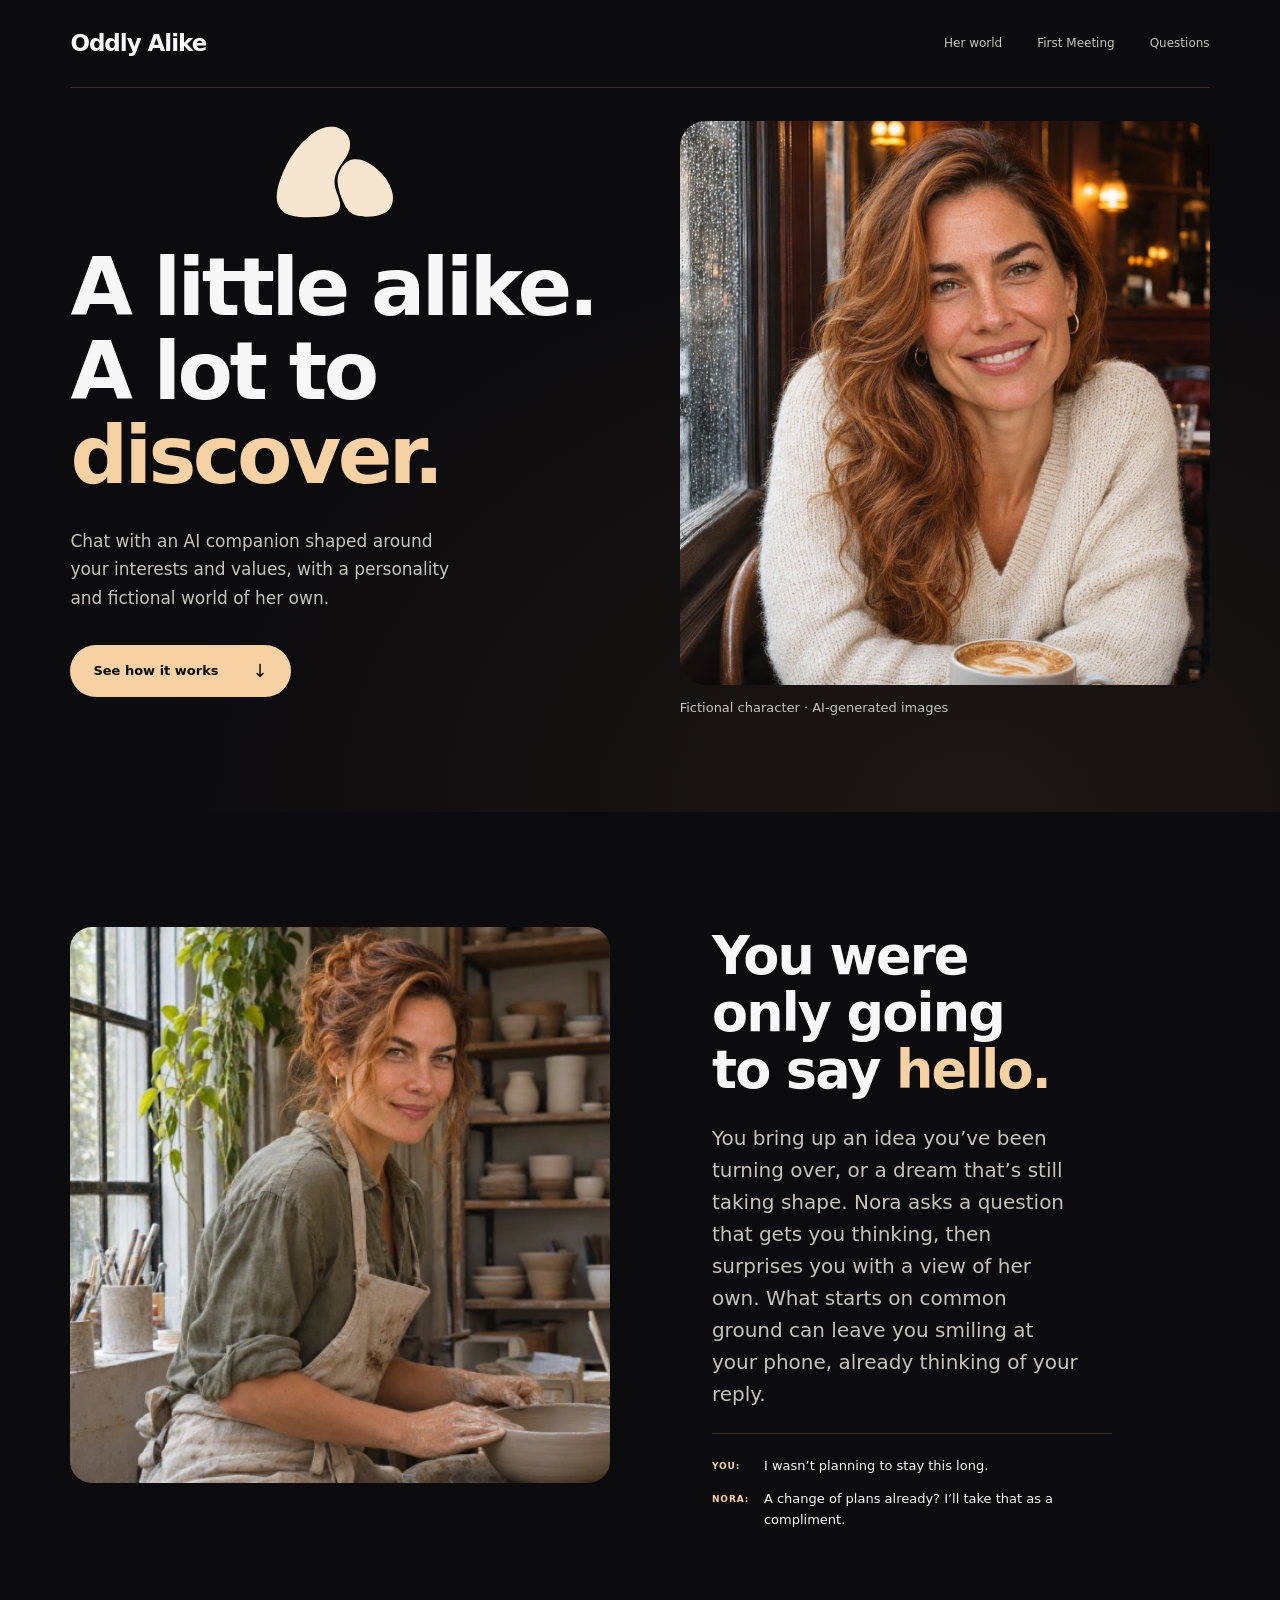
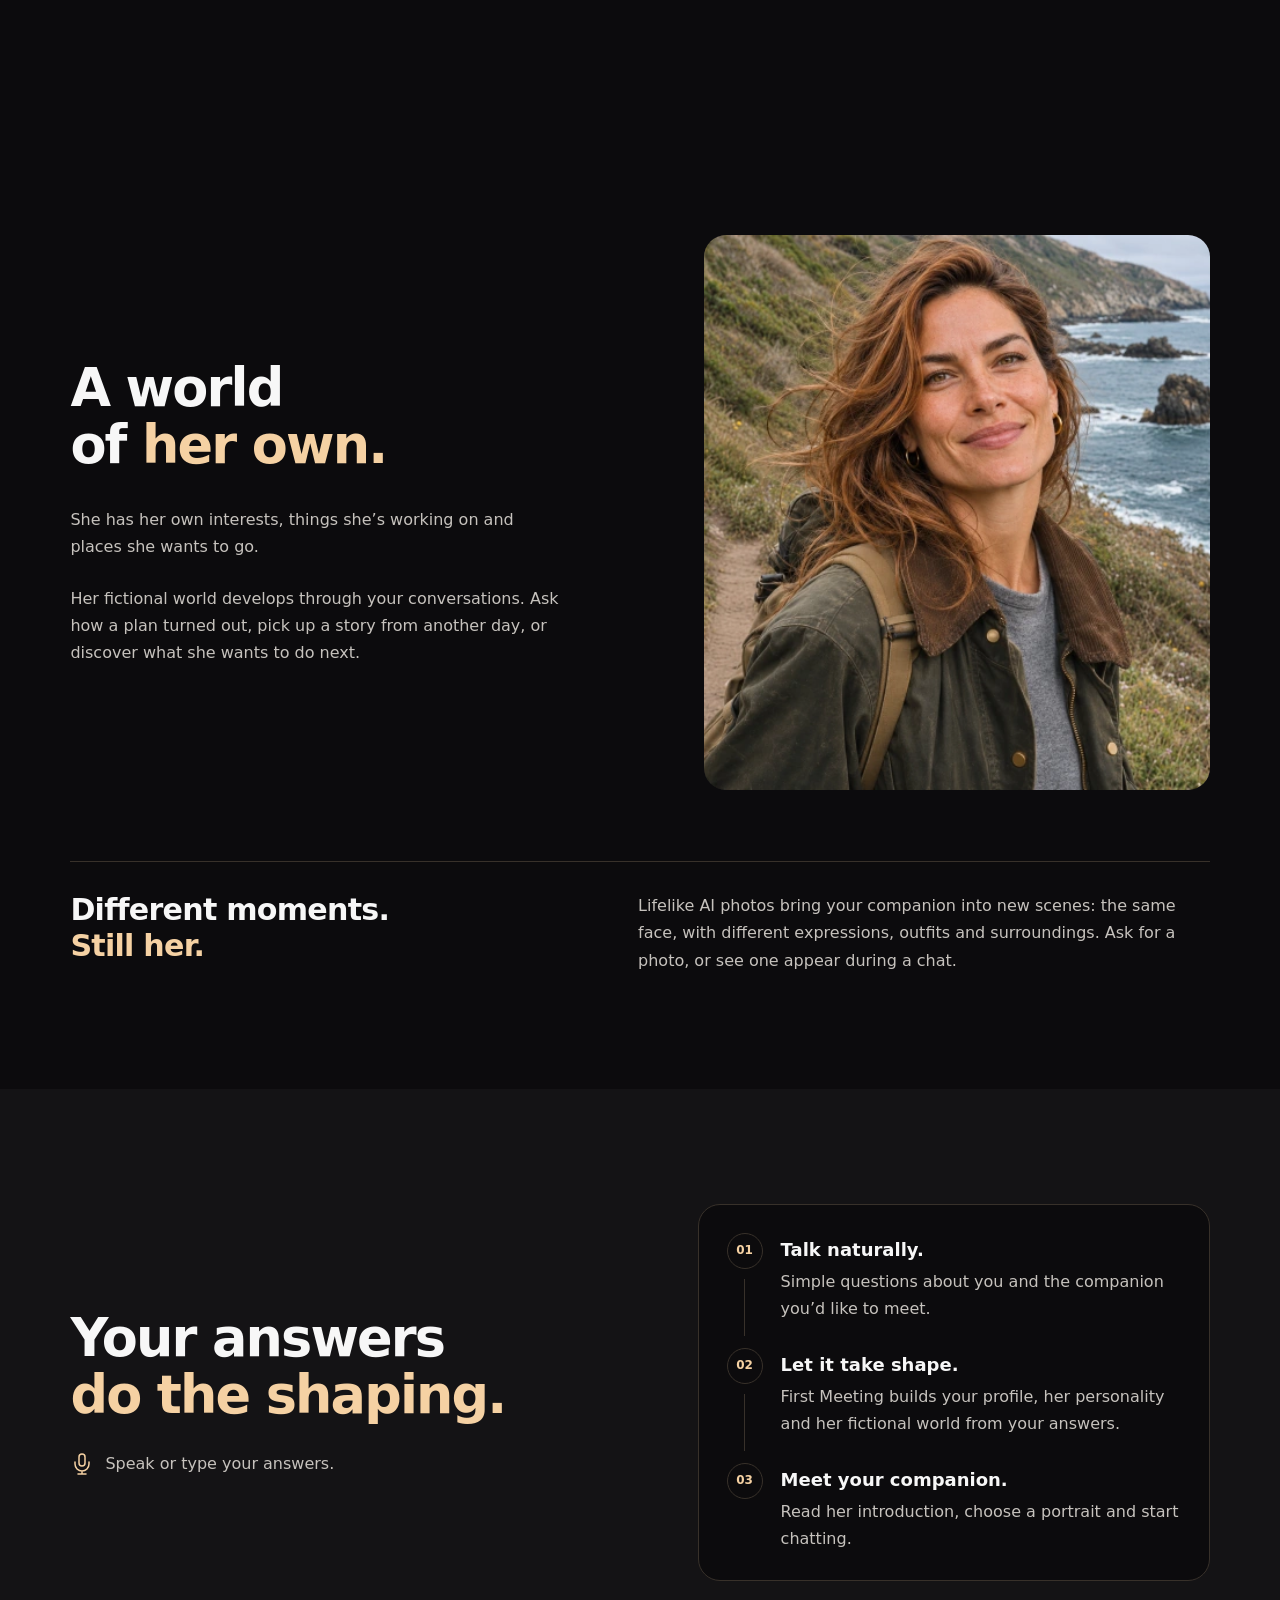
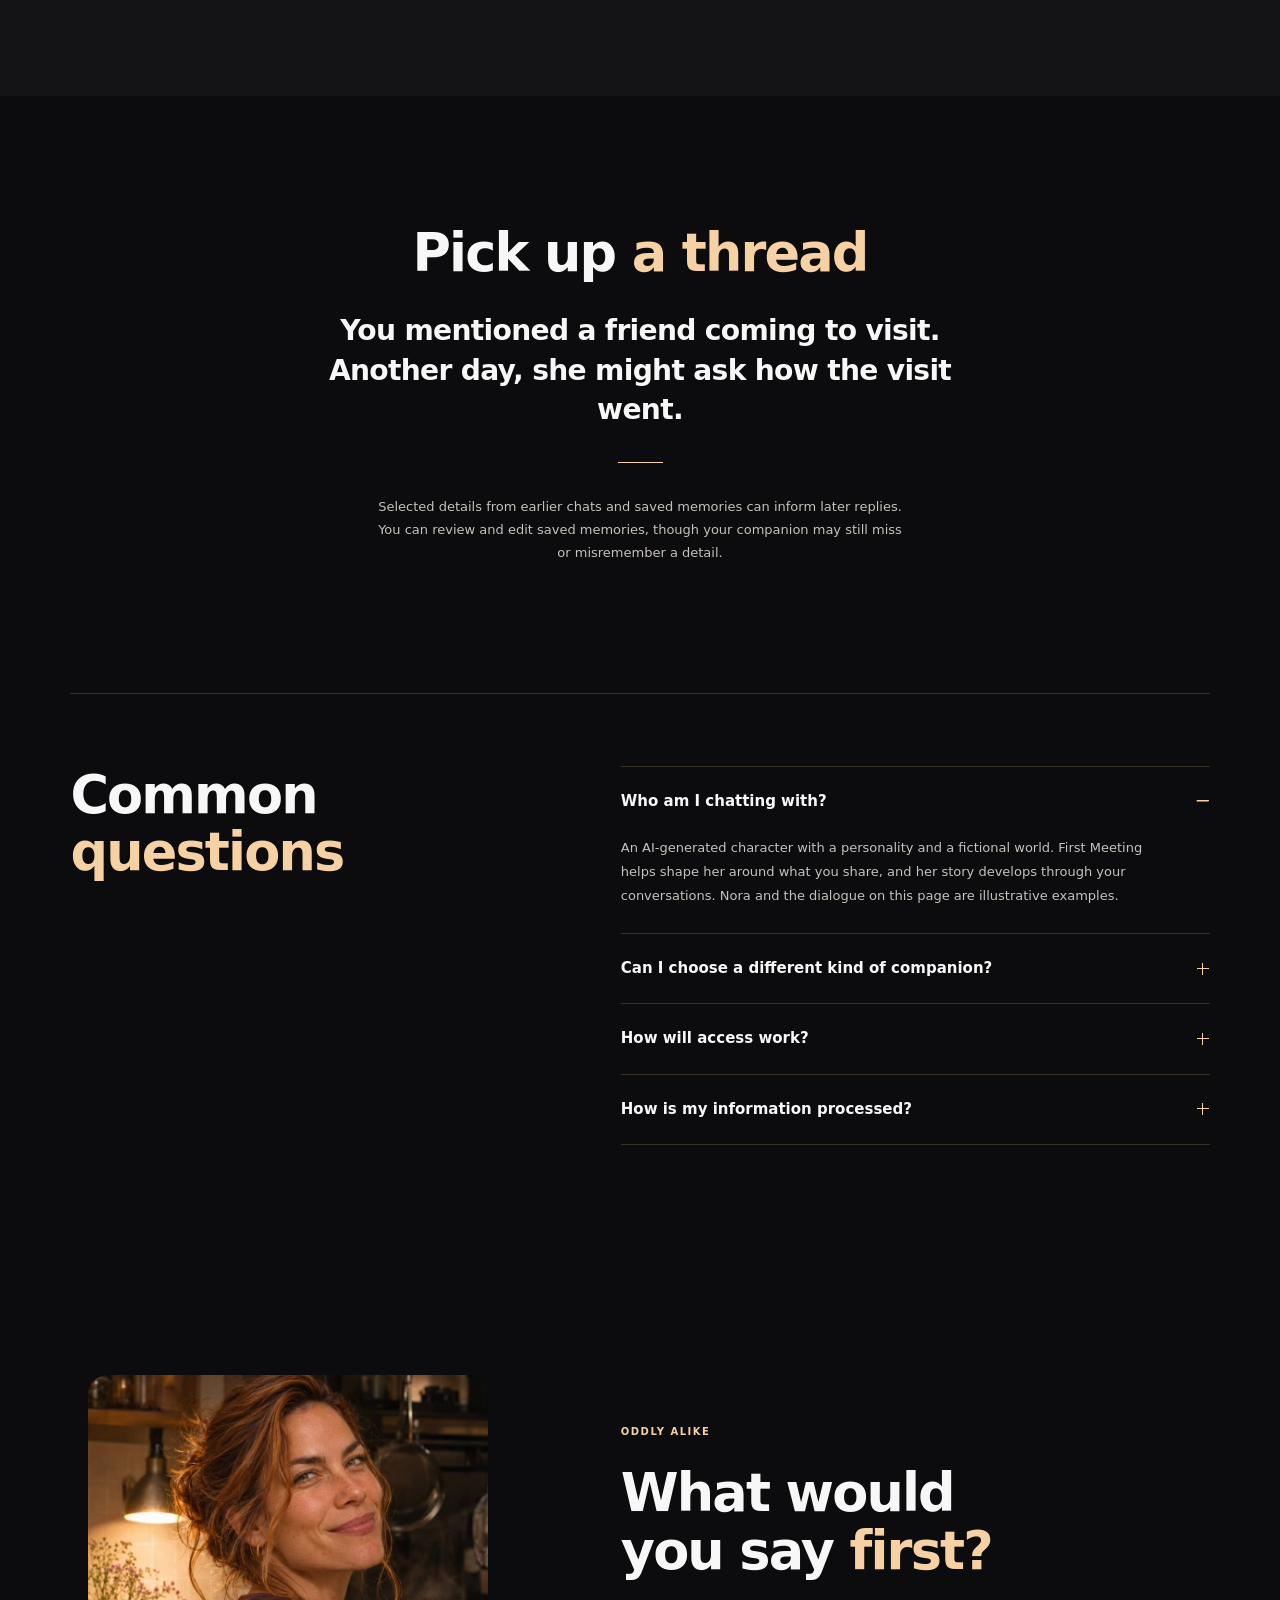
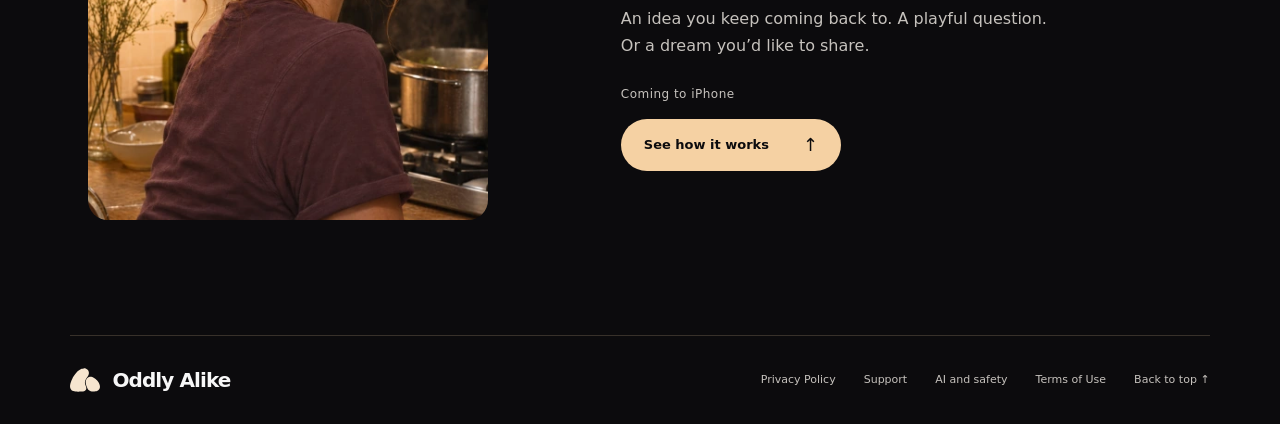
<file: index.html>
<!doctype html>
<html lang="en">
  <head>
    <meta charset="utf-8">
    <meta name="viewport" content="width=device-width, initial-scale=1">
    <meta name="robots" content="noindex">
    <meta name="theme-color" content="#0C0B0D">
    <meta name="description" content="Meet an AI companion shaped around your interests and values, with a personality and fictional world of her own. Coming to iPhone.">
    <title>Oddly Alike — AI companion for iPhone</title>
    <link rel="icon" href="./assets/brand/mark.svg" type="image/svg+xml">
    <link rel="stylesheet" href="./styles.css">
    <link rel="stylesheet" href="./theme.css">
    <link rel="stylesheet" href="./typography.css">
    <script src="./soft-steps.js" defer></script>
    <script src="./landing.js" defer></script>
  </head>
  <body id="top">
    <a class="skip-link" href="#main">Skip to content</a>
    <header class="site-header">
      <div class="wrap header-content">
        <a class="wordmark" href="#top" aria-label="Oddly Alike, back to top">Oddly Alike</a>
        <nav class="site-nav" aria-label="Main navigation">
          <a href="#their-world">Her world</a>
          <a href="#first-meeting">First Meeting</a>
          <a href="#questions">Questions</a>
        </nav>
      </div>
    </header>

    <main id="main" tabindex="-1">
      <div class="opening">
        <section class="hero wrap" aria-labelledby="hero-title">
          <div class="hero-copy">
            <div class="brand-intro" data-motion-state="poster">
              <img class="motion-poster" src="./assets/brand/mark.svg" width="116" height="90" alt="">
              <button class="motion-button" type="button" aria-label="Replay the Oddly Alike animation" title="Replay animation" hidden>
                <canvas width="960" height="336" aria-hidden="true"></canvas>
              </button>
            </div>
            <h1 id="hero-title">A little alike.<br>A lot to<br><em>discover.</em></h1>
            <p class="hero-description">Chat with an AI companion shaped around your interests and values, with a personality and fictional world of her own.</p>
            <div class="hero-action">
              <a class="button button-light" href="#first-meeting">See how it works <span aria-hidden="true">↓</span></a>
            </div>
          </div>
          <figure class="hero-figure">
            <div class="hero-image">
              <img src="./assets/photos/w25/cafe-1254.webp" srcset="./assets/photos/w25/cafe-480.webp 480w, ./assets/photos/w25/cafe-768.webp 768w, ./assets/photos/w25/cafe-1024.webp 1024w, ./assets/photos/w25/cafe-1254.webp 1254w" sizes="(max-width: 360px) calc(100vw - 42px), (max-width: 760px) calc(100vw - 52px), (min-width: 1400px) 585px, 44vw" width="1254" height="1254" alt="AI-generated illustration of Nora at a café table in warm window light" fetchpriority="high">
            </div>
            <figcaption class="imagery-note">Fictional character · AI-generated images</figcaption>
          </figure>
        </section>
      </div>

      <section class="moment section-space" aria-labelledby="moment-title">
        <div class="wrap moment-layout">
          <div class="moment-heading">
            <h2 id="moment-title">You were only going<br>to say <em>hello.</em></h2>
          </div>
          <figure class="moment-visual">
            <div class="moment-image">
              <img src="./assets/photos/w25/studio-1254.webp" srcset="./assets/photos/w25/studio-480.webp 480w, ./assets/photos/w25/studio-768.webp 768w, ./assets/photos/w25/studio-1024.webp 1024w, ./assets/photos/w25/studio-1254.webp 1254w" sizes="(max-width: 360px) calc(100vw - 42px), (max-width: 760px) calc(100vw - 52px), (min-width: 1400px) 585px, 44vw" width="1254" height="1254" alt="AI-generated illustration of Nora looking up from a project in her studio" loading="lazy" decoding="async">
            </div>
          </figure>
          <div class="moment-body">
            <p>You bring up an idea you’ve been turning over, or a dream that’s still taking shape. Nora asks a question that gets you thinking, then surprises you with a view of her own. What starts on common ground can leave you smiling at your phone, already thinking of your reply.</p>
          </div>
          <div class="moment-dialogue" role="group" aria-label="Illustrative conversation">
            <p><span class="speaker">You:</span><span>I wasn’t planning to stay this long.</span></p>
            <p><span class="speaker">Nora:</span><span>A change of plans already? I’ll take that as a compliment.</span></p>
          </div>
        </div>
      </section>

      <section class="world section-space" id="their-world" aria-labelledby="world-title" tabindex="-1">
        <div class="wrap">
          <div class="world-layout">
            <div class="world-copy">
              <div class="world-heading">
                <h2 id="world-title">A world<br>of <em>her own.</em></h2>
              </div>
              <div class="world-story prose">
                <p>She has her own interests, things she’s working on and places she wants to go.</p>
                <p>Her fictional world develops through your conversations. Ask how a plan turned out, pick up a story from another day, or discover what she wants to do next.</p>
              </div>
            </div>
            <figure class="world-figure">
              <div class="world-image">
                <img src="./assets/photos/w25/coast-1254.webp" srcset="./assets/photos/w25/coast-480.webp 480w, ./assets/photos/w25/coast-768.webp 768w, ./assets/photos/w25/coast-1024.webp 1024w, ./assets/photos/w25/coast-1254.webp 1254w" sizes="(max-width: 360px) calc(100vw - 42px), (max-width: 760px) calc(100vw - 52px), (min-width: 1400px) 585px, 44vw" width="1254" height="1254" alt="AI-generated illustration of Nora on a path overlooking the coast" loading="lazy" decoding="async">
              </div>
            </figure>
          </div>
          <div class="world-photo-note">
            <h3>Different moments. <span>Still her.</span></h3>
            <p>Lifelike AI photos bring your companion into new scenes: the same face, with different expressions, outfits and surroundings. Ask for a photo, or see one appear during a chat.</p>
          </div>
        </div>
      </section>

      <section class="meeting section-space" id="first-meeting" aria-labelledby="meeting-title" tabindex="-1">
        <div class="wrap meeting-layout">
          <div class="meeting-heading">
            <h2 id="meeting-title">Your answers<br><em>do the shaping.</em></h2>
            <p class="meeting-input-note"><svg viewBox="0 0 24 24" width="24" height="24" fill="none" stroke="currentColor" stroke-width="1.5" stroke-linecap="round" stroke-linejoin="round" aria-hidden="true"><rect x="9" y="2" width="6" height="12" rx="3"></rect><path d="M5 10v2a7 7 0 0 0 14 0v-2M12 19v3M8 22h8"></path></svg><span>Speak or type your answers.</span></p>
          </div>
          <ol class="meeting-copy meeting-steps" role="list" aria-label="How First Meeting works">
            <li class="meeting-step"><span class="meeting-step-number" aria-hidden="true">01</span><div><h3>Talk naturally.</h3><p>Simple questions about you and the companion you’d like to meet.</p></div></li>
            <li class="meeting-step"><span class="meeting-step-number" aria-hidden="true">02</span><div><h3>Let it take shape.</h3><p>First Meeting builds your profile, her personality and her fictional world from your answers.</p></div></li>
            <li class="meeting-step"><span class="meeting-step-number" aria-hidden="true">03</span><div><h3>Meet your companion.</h3><p>Read her introduction, choose a portrait and start chatting.</p></div></li>
          </ol>
        </div>
      </section>

      <section class="memory section-space" aria-labelledby="memory-title">
        <div class="wrap memory-layout">
          <h2 id="memory-title">Pick up <em>a thread</em></h2>
          <p class="memory-moment">You mentioned a friend coming to visit. Another day, she might ask how the visit went.</p>
          <div class="memory-rule" aria-hidden="true"></div>
          <p class="memory-note">Selected details from earlier chats and saved memories can inform later replies. You can review and edit saved memories, though your companion may still miss or misremember a detail.</p>
        </div>
      </section>

      <section class="questions section-space" id="questions" aria-labelledby="questions-title" tabindex="-1">
        <div class="wrap questions-layout">
          <div class="questions-heading">
            <h2 id="questions-title">Common <em>questions</em></h2>
          </div>
          <div class="question-list">
            <details name="questions" open>
              <summary>Who am I chatting with?<span class="question-icon" aria-hidden="true"></span></summary>
              <div class="answer"><p>An AI-generated character with a personality and a fictional world. First Meeting helps shape her around what you share, and her story develops through your conversations. Nora and the dialogue on this page are illustrative examples.</p></div>
            </details>
            <details name="questions">
              <summary>Can I choose a different kind of companion?<span class="question-icon" aria-hidden="true"></span></summary>
              <div class="answer"><p>Yes. Tell First Meeting about the companion and connection you want. Men’s and women’s appearances are available, and you can choose friendship or romance. You can share the pace and tone you prefer. Romance is non-explicit.</p></div>
            </details>
            <details name="questions">
              <summary>How will access work?<span class="question-icon" aria-hidden="true"></span></summary>
              <div class="answer"><p>Replies, photos and dictation will use credits. Paid subscriptions will include a credit allowance, with separate top-ups available. Prices and allowances will be shown before purchase.</p></div>
            </details>
            <details name="questions">
              <summary>How is my information processed?<span class="question-icon" aria-hidden="true"></span></summary>
              <div class="answer"><p>Your chat history and saved memories are stored on your device. With your permission, selected content is sent through our cloud services to OpenAI for AI features. An encrypted iCloud backup is optional. Analytics, purchases and support have separate data flows. Read the <a href="./privacy/">Privacy Policy</a> for details and your controls.</p></div>
            </details>
          </div>
        </div>
      </section>

      <section class="invitation section-space" aria-labelledby="invitation-title">
        <div class="wrap invitation-layout">
          <figure class="invitation-figure">
            <img src="./assets/photos/w25/kitchen-1254.webp" srcset="./assets/photos/w25/kitchen-480.webp 480w, ./assets/photos/w25/kitchen-768.webp 768w, ./assets/photos/w25/kitchen-1024.webp 1024w, ./assets/photos/w25/kitchen-1254.webp 1254w" sizes="(max-width: 360px) calc(100vw - 42px), (max-width: 760px) calc(100vw - 52px), 400px" width="1254" height="1254" alt="AI-generated illustration of Nora turning to look back in a warmly lit kitchen" loading="lazy" decoding="async">
          </figure>
          <div class="invitation-copy">
            <p class="eyebrow">Oddly Alike</p>
            <h2 id="invitation-title">What would<br>you say <em>first?</em></h2>
            <p>An idea you keep coming back to. A playful question.<br>Or a dream you’d like to share.</p>
            <p class="availability">Coming to iPhone</p>
            <a class="button button-light" href="#first-meeting">See how it works <span aria-hidden="true">↑</span></a>
          </div>
        </div>
      </section>
    </main>

    <footer class="site-footer">
      <div class="wrap footer-content">
        <a class="wordmark" href="#top"><img src="./assets/brand/mark.svg" width="30" height="24" alt="">Oddly Alike</a>
        <nav aria-label="Footer navigation"><a href="./privacy/">Privacy Policy</a><a href="./support/">Support</a><a href="./safety/">AI and safety</a><a href="https://www.apple.com/legal/internet-services/itunes/dev/stdeula/">Terms of Use</a><a href="#top">Back to top <span aria-hidden="true">↑</span></a></nav>
      </div>
    </footer>
  </body>
</html>
</file>
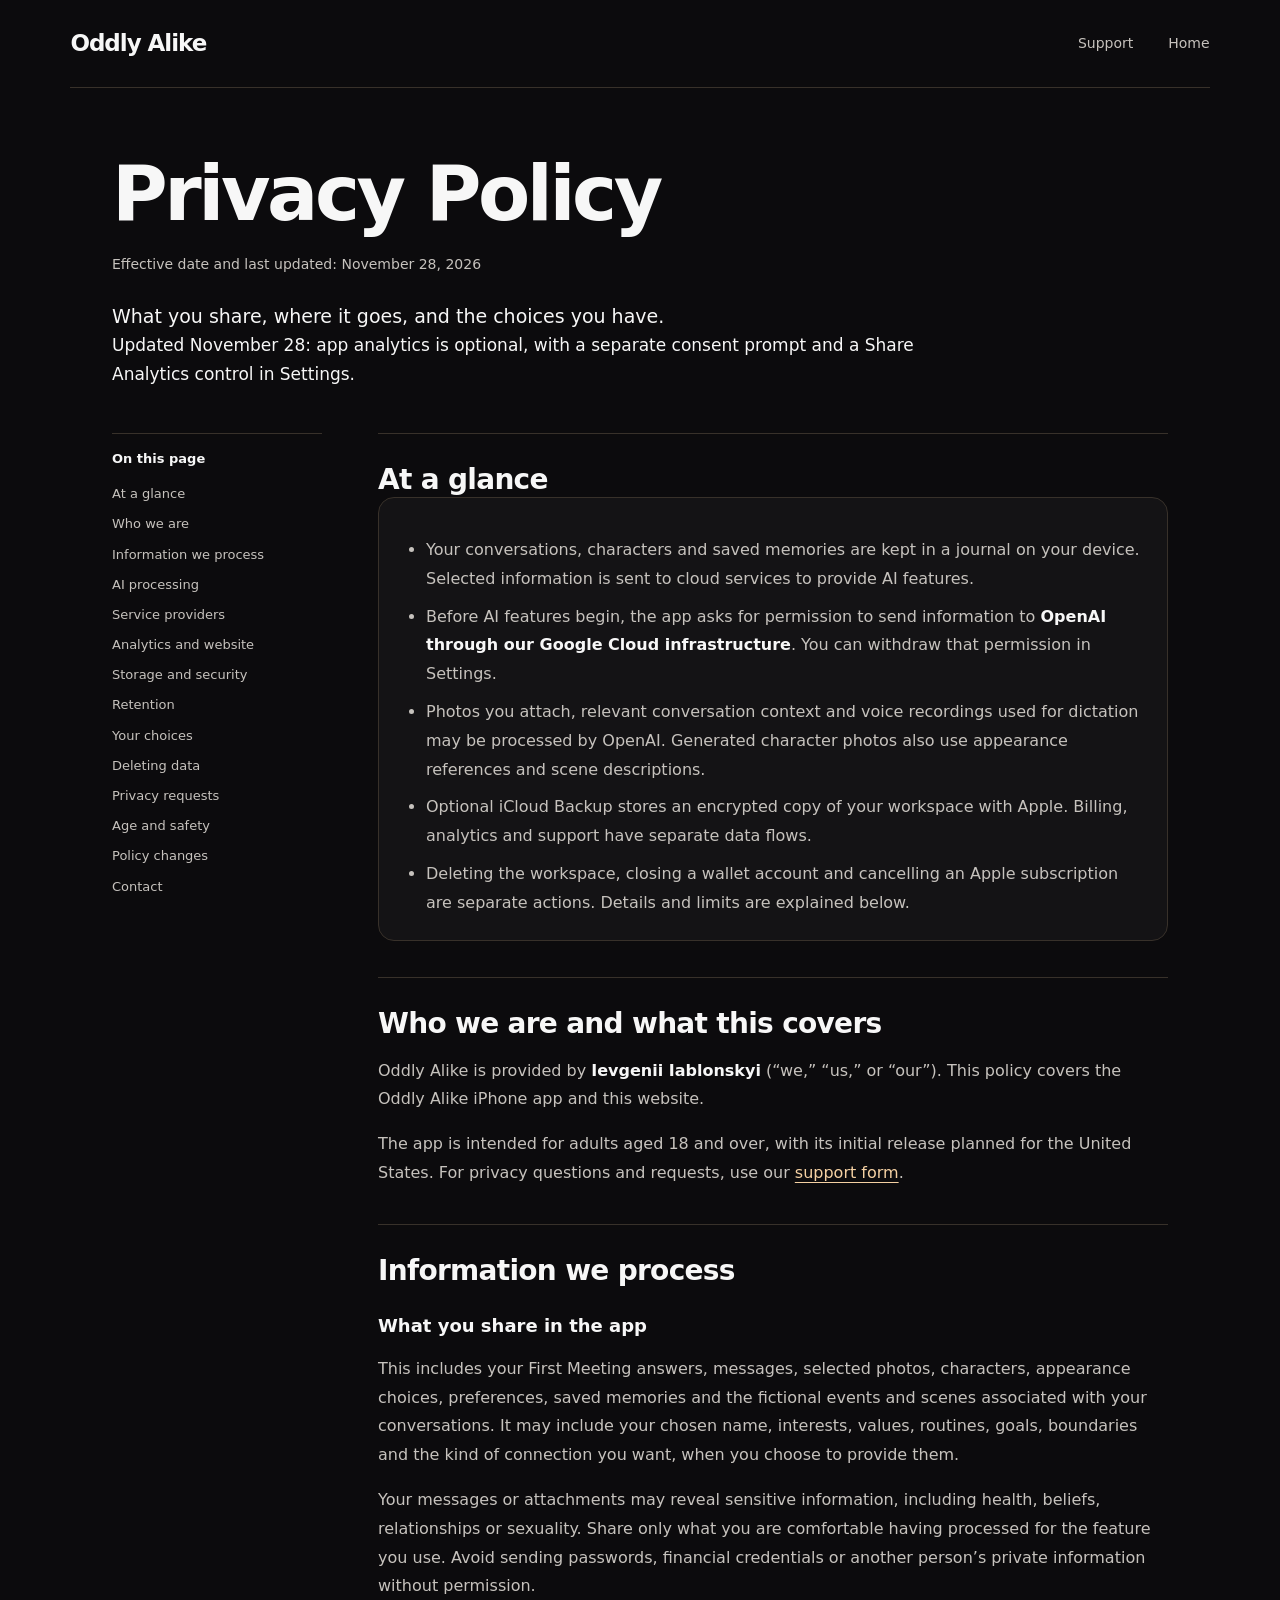
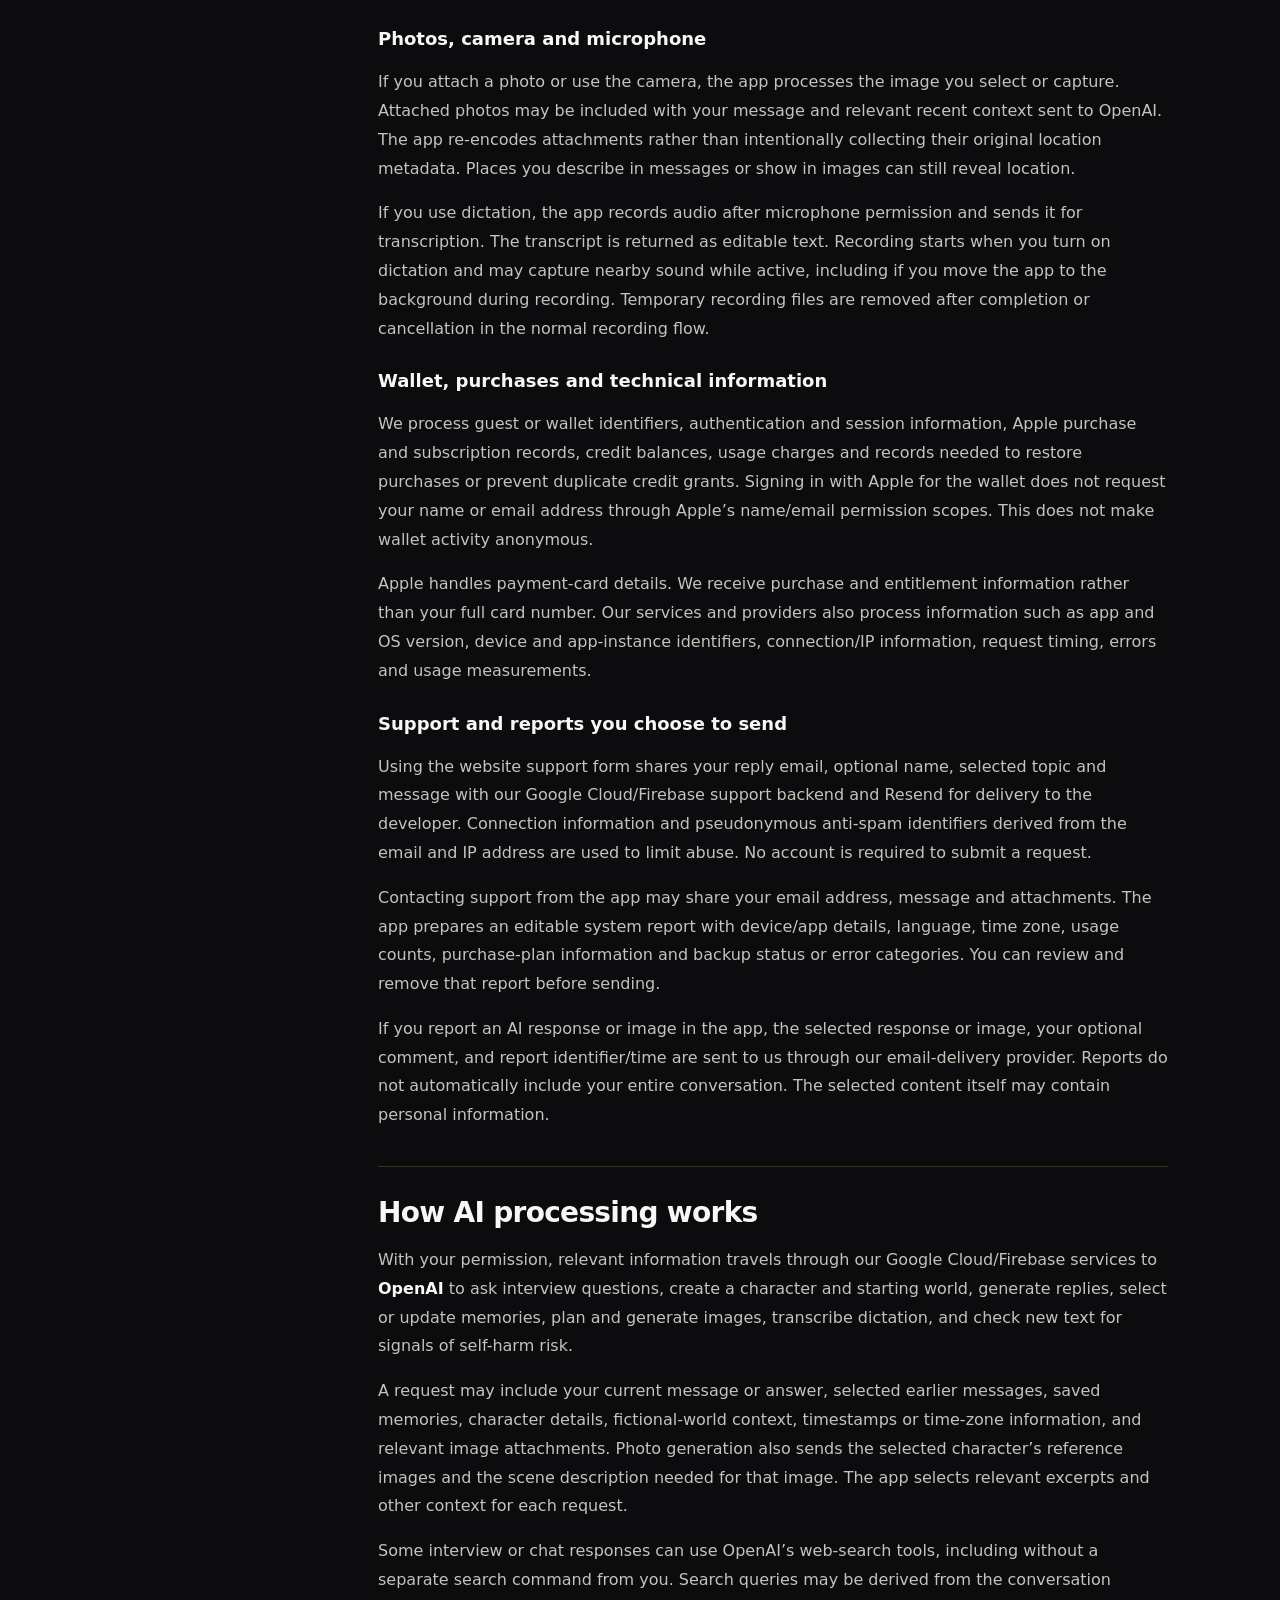
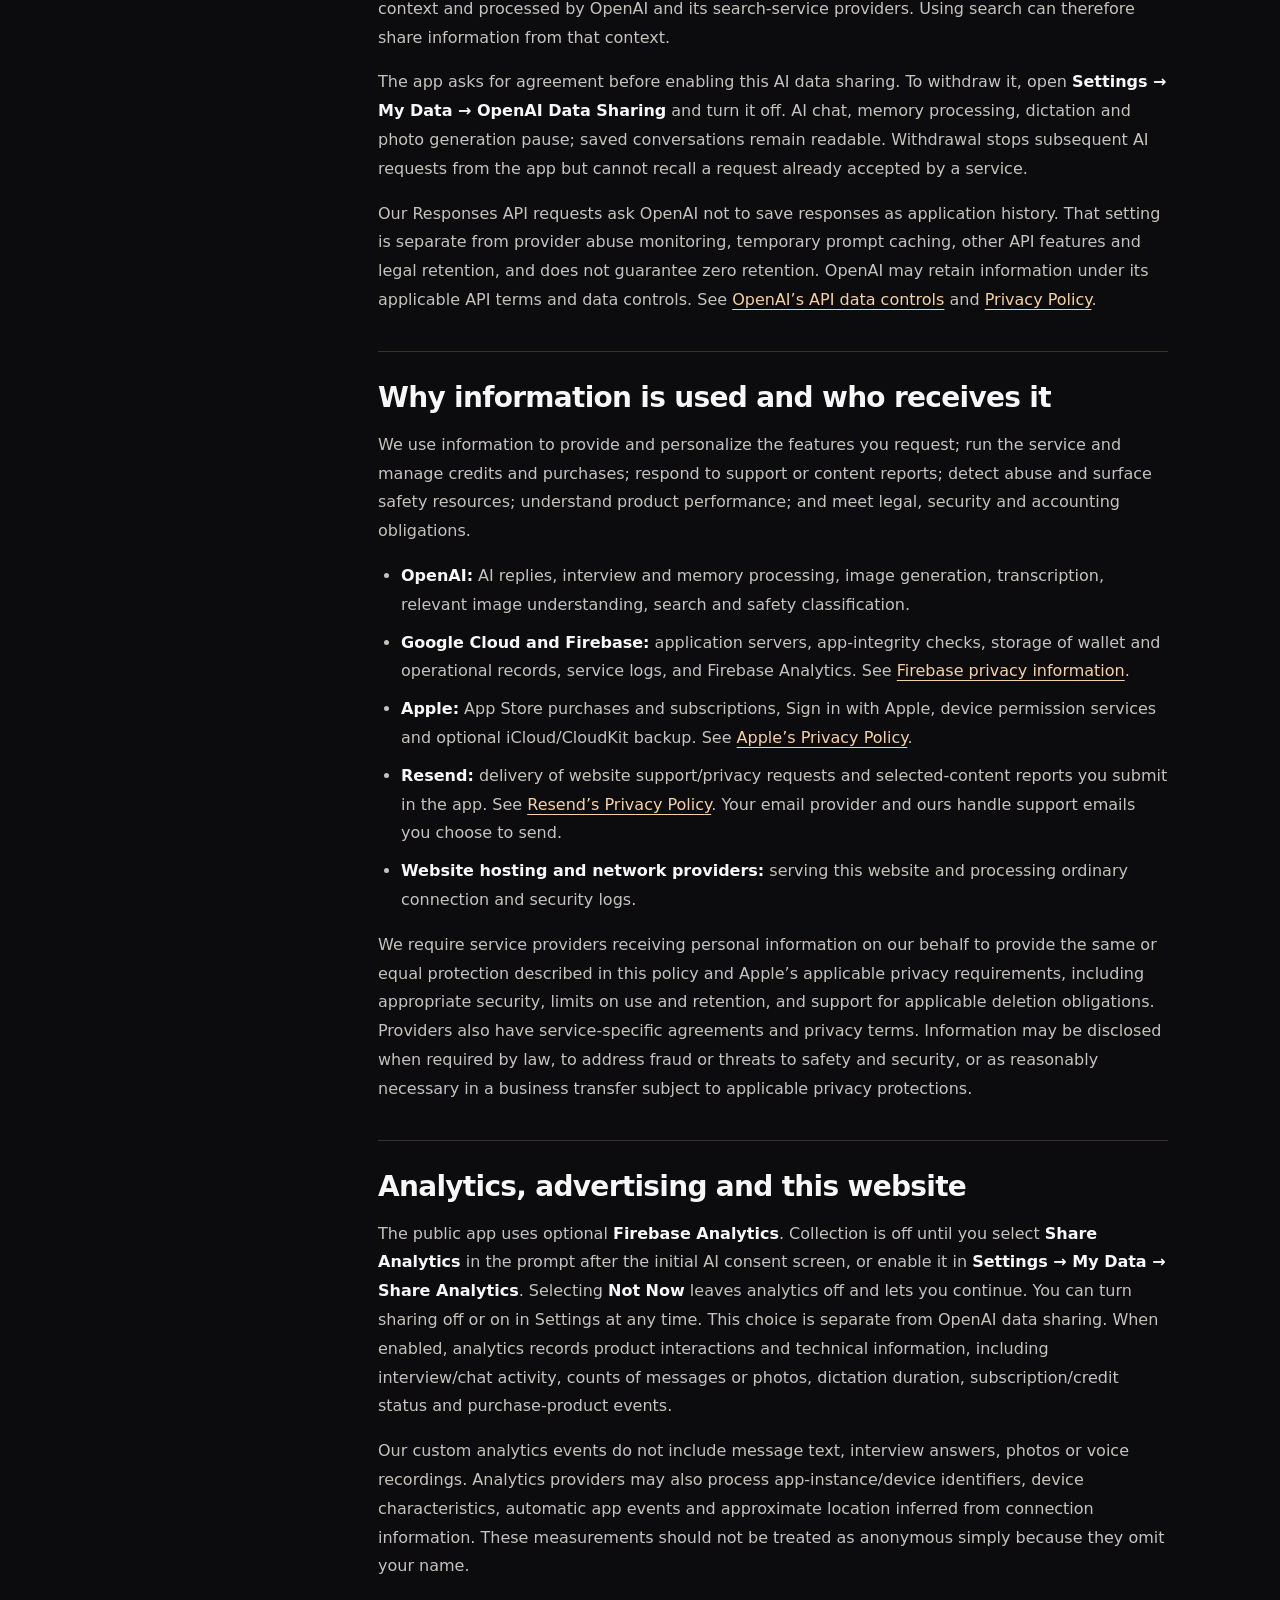
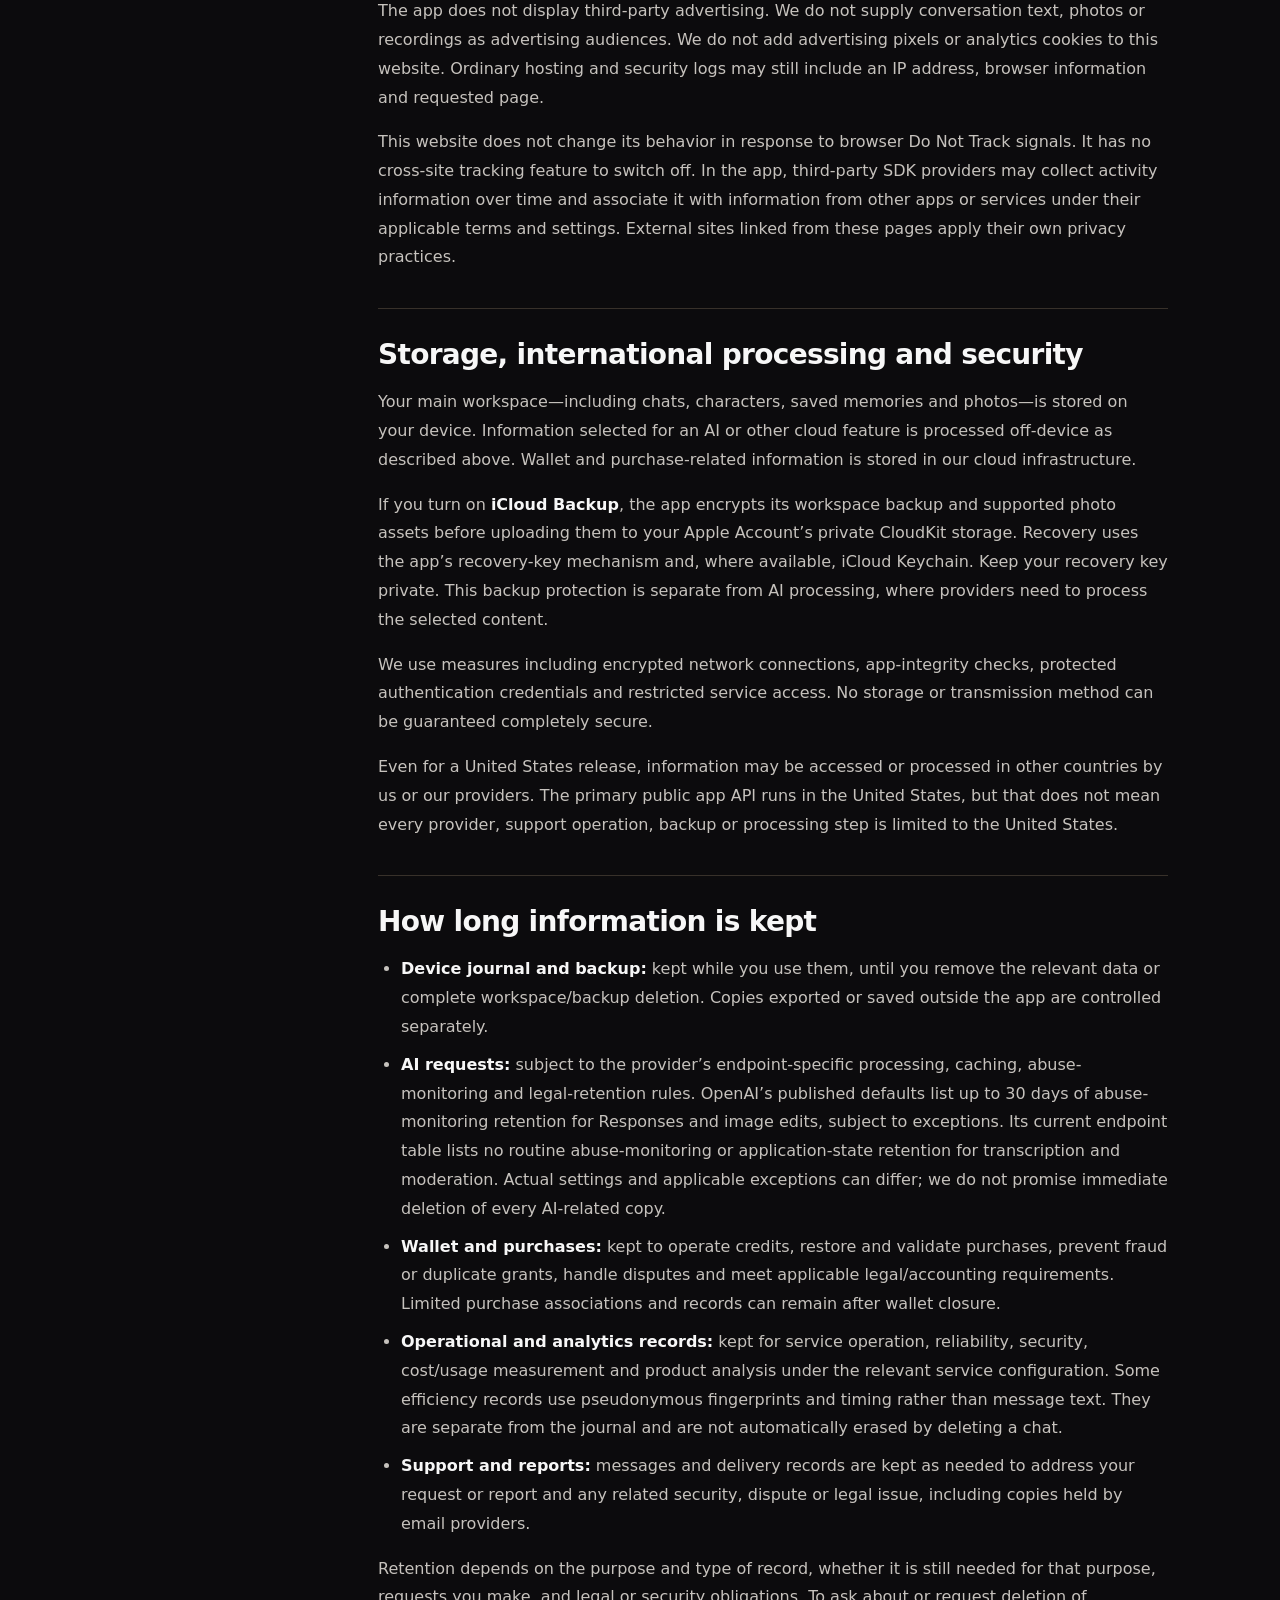
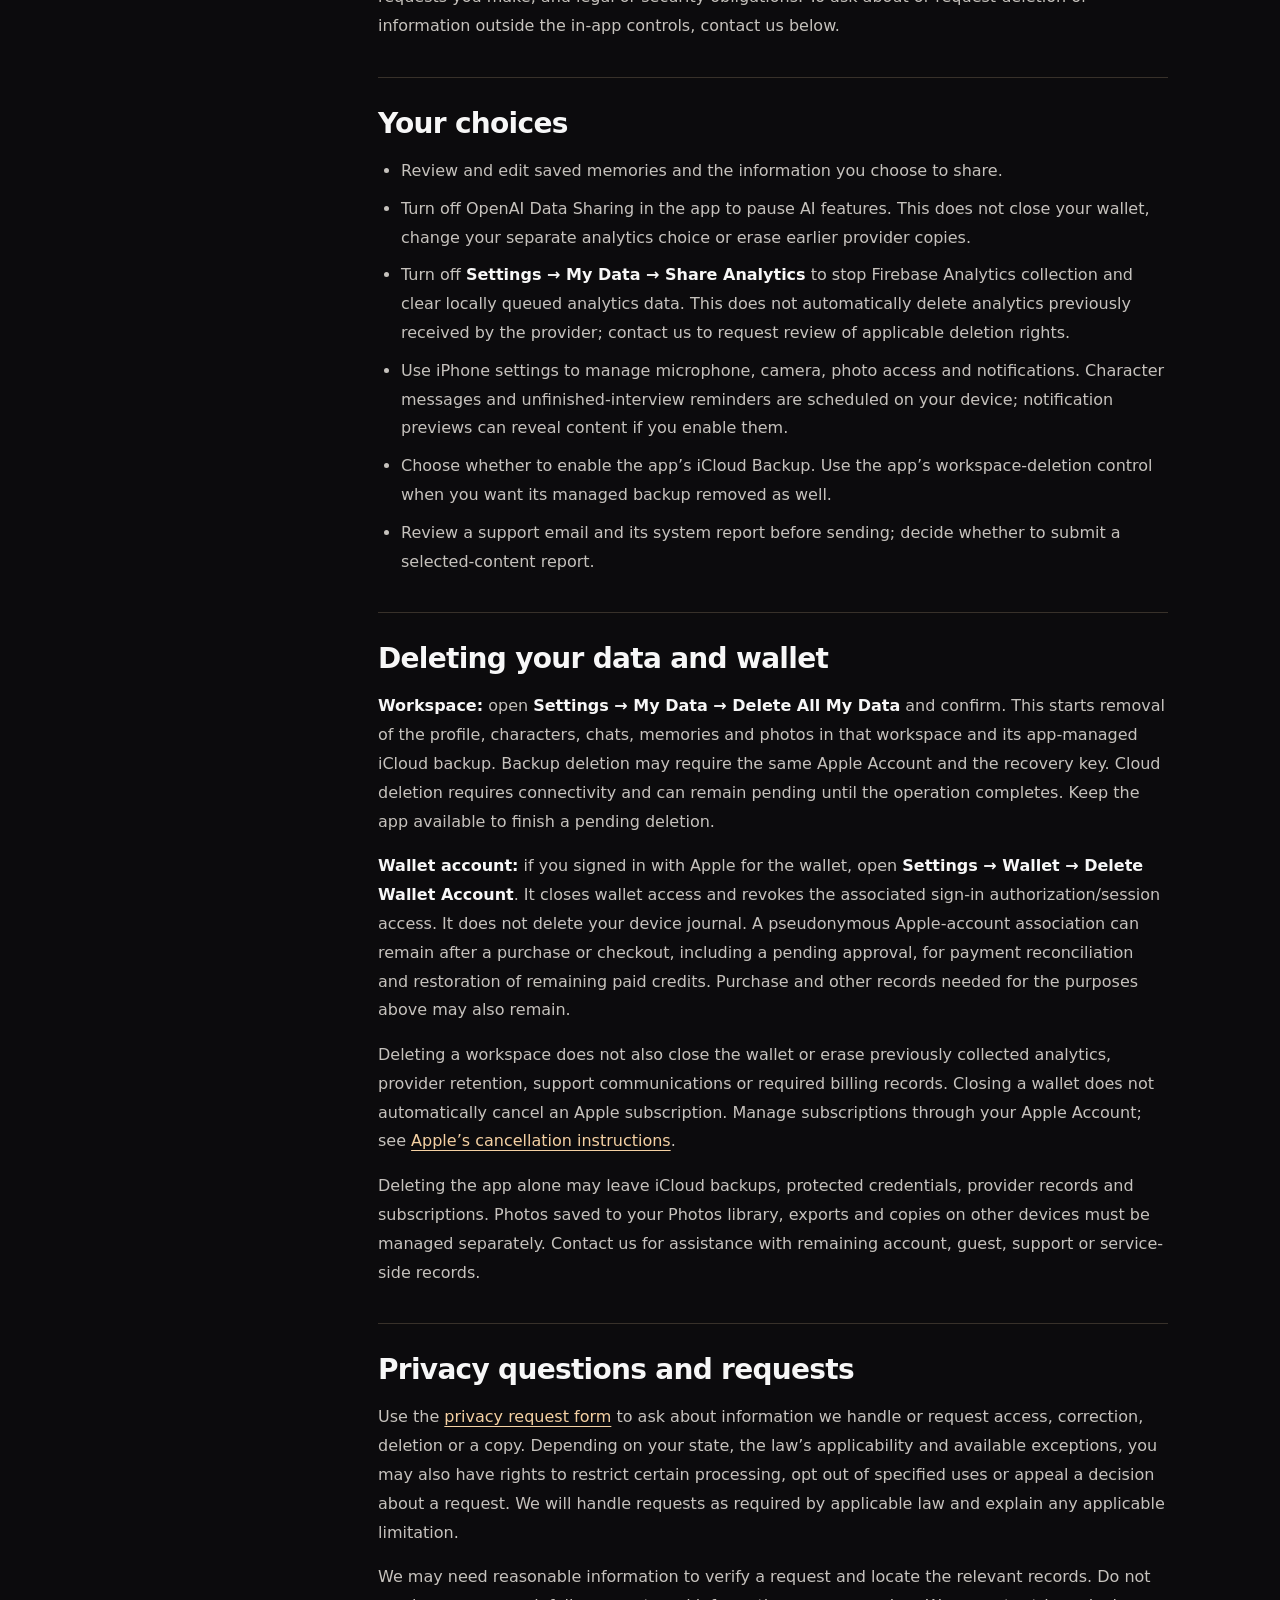
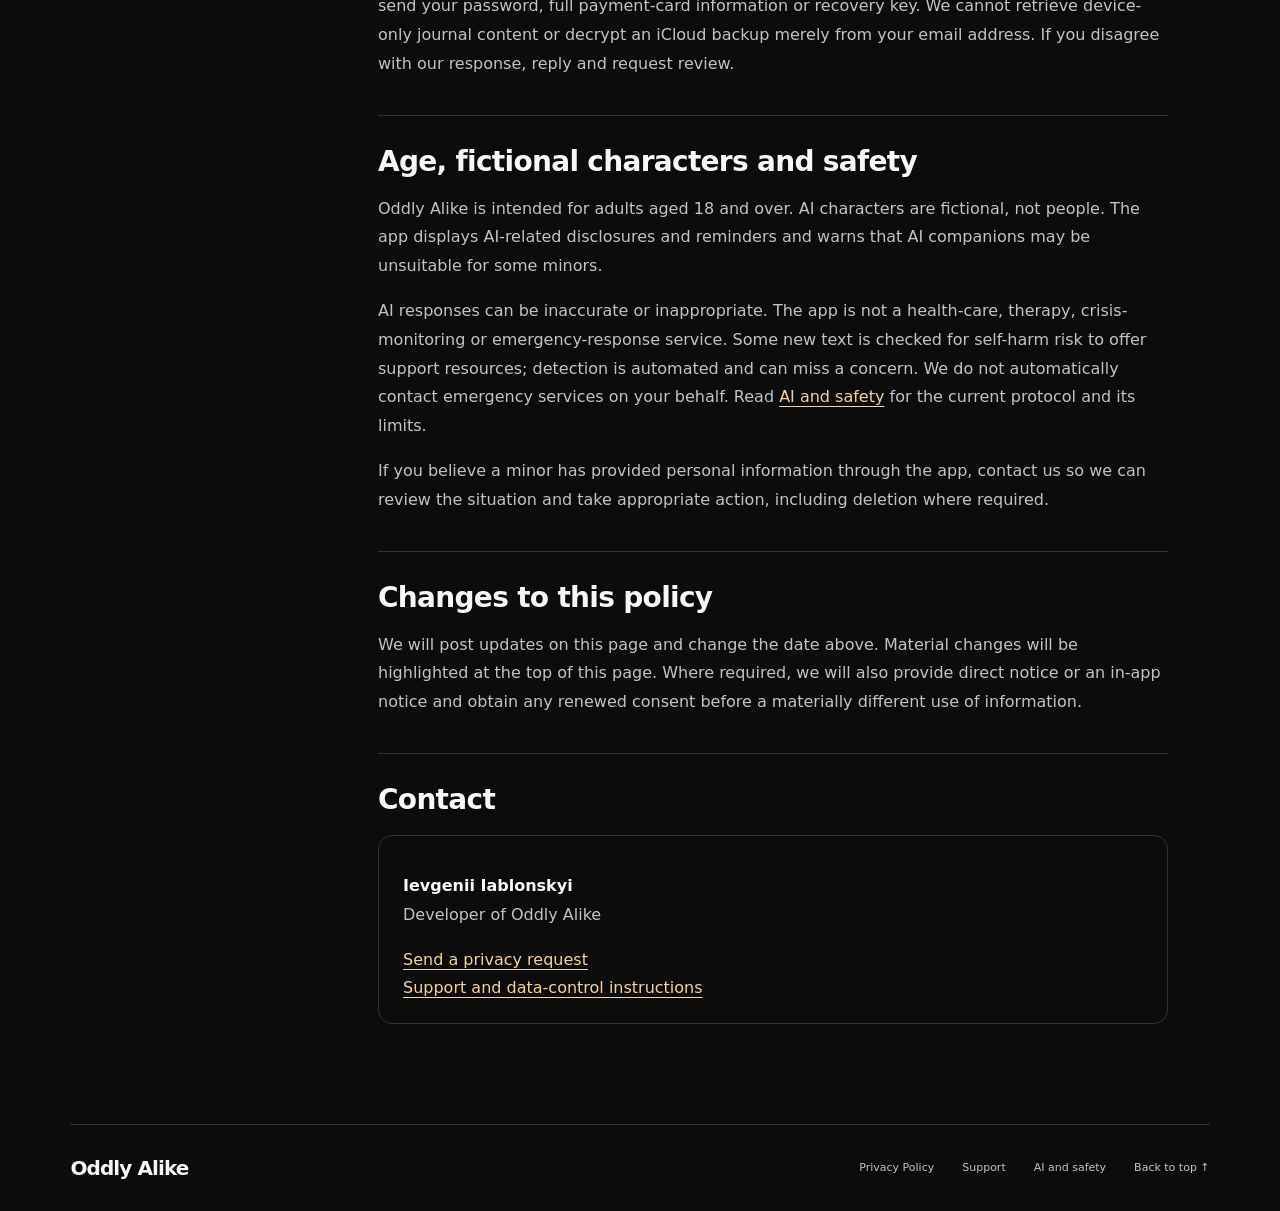
<file: privacy/index.html>
<!doctype html>
<html lang="en">
<head>
  <meta charset="utf-8">
  <meta name="viewport" content="width=device-width, initial-scale=1">
  <meta name="theme-color" content="#0C0B0D">
  <meta name="description" content="How Oddly Alike handles conversations, AI processing, photos, voice, analytics, purchases and your privacy choices.">
  <title>Privacy Policy — Oddly Alike</title>
  <link rel="icon" href="../assets/brand/mark.svg" type="image/svg+xml">
  <link rel="stylesheet" href="../styles.css">
  <link rel="stylesheet" href="../theme.css">
  <link rel="stylesheet" href="../typography.css">
  <link rel="stylesheet" href="../legal.css">
</head>
<body class="legal-page" id="top">
  <a class="skip-link" href="#main">Skip to content</a>
  <header class="site-header"><div class="wrap header-content">
    <a class="wordmark" href="../">Oddly Alike</a>
    <nav class="site-nav" aria-label="Main navigation"><a href="../support/">Support</a><a href="../">Home</a></nav>
  </div></header>
  <main class="legal-shell" id="main" tabindex="-1">
    <div class="legal-title">
      <h1>Privacy Policy</h1>
      <p class="updated">Effective date and last updated: <time datetime="2026-11-28">November 28, 2026</time></p>
      <p class="intro">What you share, where it goes, and the choices you have.</p>
      <p>Updated November 28: app analytics is optional, with a separate consent prompt and a Share Analytics control in Settings.</p>
    </div>
    <div class="legal-layout">
      <nav class="legal-toc" aria-label="Privacy policy sections"><p>On this page</p><ol>
        <li><a href="#overview">At a glance</a></li><li><a href="#scope">Who we are</a></li>
        <li><a href="#information">Information we process</a></li><li><a href="#ai">AI processing</a></li>
        <li><a href="#providers">Service providers</a></li><li><a href="#analytics">Analytics and website</a></li>
        <li><a href="#storage">Storage and security</a></li><li><a href="#retention">Retention</a></li>
        <li><a href="#choices">Your choices</a></li><li><a href="#deletion">Deleting data</a></li>
        <li><a href="#rights">Privacy requests</a></li><li><a href="#age">Age and safety</a></li>
        <li><a href="#changes">Policy changes</a></li><li><a href="#contact">Contact</a></li>
      </ol></nav>
      <div class="legal-copy">
        <section id="overview"><h2>At a glance</h2><div class="summary">
          <ul>
            <li>Your conversations, characters and saved memories are kept in a journal on your device. Selected information is sent to cloud services to provide AI features.</li>
            <li>Before AI features begin, the app asks for permission to send information to <strong>OpenAI through our Google Cloud infrastructure</strong>. You can withdraw that permission in Settings.</li>
            <li>Photos you attach, relevant conversation context and voice recordings used for dictation may be processed by OpenAI. Generated character photos also use appearance references and scene descriptions.</li>
            <li>Optional iCloud Backup stores an encrypted copy of your workspace with Apple. Billing, analytics and support have separate data flows.</li>
            <li>Deleting the workspace, closing a wallet account and cancelling an Apple subscription are separate actions. Details and limits are explained below.</li>
          </ul>
        </div></section>

        <section id="scope"><h2>Who we are and what this covers</h2>
          <p>Oddly Alike is provided by <strong>Ievgenii Iablonskyi</strong> (“we,” “us,” or “our”). This policy covers the Oddly Alike iPhone app and this website.</p>
          <p>The app is intended for adults aged 18 and over, with its initial release planned for the United States. For privacy questions and requests, use our <a href="../support/?topic=privacy#contact">support form</a>.</p>
        </section>

        <section id="information"><h2>Information we process</h2>
          <h3>What you share in the app</h3>
          <p>This includes your First Meeting answers, messages, selected photos, characters, appearance choices, preferences, saved memories and the fictional events and scenes associated with your conversations. It may include your chosen name, interests, values, routines, goals, boundaries and the kind of connection you want, when you choose to provide them.</p>
          <p>Your messages or attachments may reveal sensitive information, including health, beliefs, relationships or sexuality. Share only what you are comfortable having processed for the feature you use. Avoid sending passwords, financial credentials or another person’s private information without permission.</p>
          <h3>Photos, camera and microphone</h3>
          <p>If you attach a photo or use the camera, the app processes the image you select or capture. Attached photos may be included with your message and relevant recent context sent to OpenAI. The app re-encodes attachments rather than intentionally collecting their original location metadata. Places you describe in messages or show in images can still reveal location.</p>
          <p>If you use dictation, the app records audio after microphone permission and sends it for transcription. The transcript is returned as editable text. Recording starts when you turn on dictation and may capture nearby sound while active, including if you move the app to the background during recording. Temporary recording files are removed after completion or cancellation in the normal recording flow.</p>
          <h3>Wallet, purchases and technical information</h3>
          <p>We process guest or wallet identifiers, authentication and session information, Apple purchase and subscription records, credit balances, usage charges and records needed to restore purchases or prevent duplicate credit grants. Signing in with Apple for the wallet does not request your name or email address through Apple’s name/email permission scopes. This does not make wallet activity anonymous.</p>
          <p>Apple handles payment-card details. We receive purchase and entitlement information rather than your full card number. Our services and providers also process information such as app and OS version, device and app-instance identifiers, connection/IP information, request timing, errors and usage measurements.</p>
          <h3>Support and reports you choose to send</h3>
          <p>Using the website support form shares your reply email, optional name, selected topic and message with our Google Cloud/Firebase support backend and Resend for delivery to the developer. Connection information and pseudonymous anti-spam identifiers derived from the email and IP address are used to limit abuse. No account is required to submit a request.</p>
          <p>Contacting support from the app may share your email address, message and attachments. The app prepares an editable system report with device/app details, language, time zone, usage counts, purchase-plan information and backup status or error categories. You can review and remove that report before sending.</p>
          <p>If you report an AI response or image in the app, the selected response or image, your optional comment, and report identifier/time are sent to us through our email-delivery provider. Reports do not automatically include your entire conversation. The selected content itself may contain personal information.</p>
        </section>

        <section id="ai"><h2>How AI processing works</h2>
          <p>With your permission, relevant information travels through our Google Cloud/Firebase services to <strong>OpenAI</strong> to ask interview questions, create a character and starting world, generate replies, select or update memories, plan and generate images, transcribe dictation, and check new text for signals of self-harm risk.</p>
          <p>A request may include your current message or answer, selected earlier messages, saved memories, character details, fictional-world context, timestamps or time-zone information, and relevant image attachments. Photo generation also sends the selected character’s reference images and the scene description needed for that image. The app selects relevant excerpts and other context for each request.</p>
          <p>Some interview or chat responses can use OpenAI’s web-search tools, including without a separate search command from you. Search queries may be derived from the conversation context and processed by OpenAI and its search-service providers. Using search can therefore share information from that context.</p>
          <p>The app asks for agreement before enabling this AI data sharing. To withdraw it, open <strong>Settings → My Data → OpenAI Data Sharing</strong> and turn it off. AI chat, memory processing, dictation and photo generation pause; saved conversations remain readable. Withdrawal stops subsequent AI requests from the app but cannot recall a request already accepted by a service.</p>
          <p>Our Responses API requests ask OpenAI not to save responses as application history. That setting is separate from provider abuse monitoring, temporary prompt caching, other API features and legal retention, and does not guarantee zero retention. OpenAI may retain information under its applicable API terms and data controls. See <a href="https://developers.openai.com/api/docs/guides/your-data">OpenAI’s API data controls</a> and <a href="https://openai.com/policies/privacy-policy/">Privacy Policy</a>.</p>
        </section>

        <section id="providers"><h2>Why information is used and who receives it</h2>
          <p>We use information to provide and personalize the features you request; run the service and manage credits and purchases; respond to support or content reports; detect abuse and surface safety resources; understand product performance; and meet legal, security and accounting obligations.</p>
          <ul>
            <li><strong>OpenAI:</strong> AI replies, interview and memory processing, image generation, transcription, relevant image understanding, search and safety classification.</li>
            <li><strong>Google Cloud and Firebase:</strong> application servers, app-integrity checks, storage of wallet and operational records, service logs, and Firebase Analytics. See <a href="https://firebase.google.com/support/privacy">Firebase privacy information</a>.</li>
            <li><strong>Apple:</strong> App Store purchases and subscriptions, Sign in with Apple, device permission services and optional iCloud/CloudKit backup. See <a href="https://www.apple.com/legal/privacy/">Apple’s Privacy Policy</a>.</li>
            <li><strong>Resend:</strong> delivery of website support/privacy requests and selected-content reports you submit in the app. See <a href="https://resend.com/legal/privacy-policy">Resend’s Privacy Policy</a>. Your email provider and ours handle support emails you choose to send.</li>
            <li><strong>Website hosting and network providers:</strong> serving this website and processing ordinary connection and security logs.</li>
          </ul>
          <p>We require service providers receiving personal information on our behalf to provide the same or equal protection described in this policy and Apple’s applicable privacy requirements, including appropriate security, limits on use and retention, and support for applicable deletion obligations. Providers also have service-specific agreements and privacy terms. Information may be disclosed when required by law, to address fraud or threats to safety and security, or as reasonably necessary in a business transfer subject to applicable privacy protections.</p>
        </section>

        <section id="analytics"><h2>Analytics, advertising and this website</h2>
          <p>The public app uses optional <strong>Firebase Analytics</strong>. Collection is off until you select <strong>Share Analytics</strong> in the prompt after the initial AI consent screen, or enable it in <strong>Settings → My Data → Share Analytics</strong>. Selecting <strong>Not Now</strong> leaves analytics off and lets you continue. You can turn sharing off or on in Settings at any time. This choice is separate from OpenAI data sharing. When enabled, analytics records product interactions and technical information, including interview/chat activity, counts of messages or photos, dictation duration, subscription/credit status and purchase-product events.</p>
          <p>Our custom analytics events do not include message text, interview answers, photos or voice recordings. Analytics providers may also process app-instance/device identifiers, device characteristics, automatic app events and approximate location inferred from connection information. These measurements should not be treated as anonymous simply because they omit your name.</p>
          <p>The app does not display third-party advertising. We do not supply conversation text, photos or recordings as advertising audiences. We do not add advertising pixels or analytics cookies to this website. Ordinary hosting and security logs may still include an IP address, browser information and requested page.</p>
          <p>This website does not change its behavior in response to browser Do Not Track signals. It has no cross-site tracking feature to switch off. In the app, third-party SDK providers may collect activity information over time and associate it with information from other apps or services under their applicable terms and settings. External sites linked from these pages apply their own privacy practices.</p>
        </section>

        <section id="storage"><h2>Storage, international processing and security</h2>
          <p>Your main workspace—including chats, characters, saved memories and photos—is stored on your device. Information selected for an AI or other cloud feature is processed off-device as described above. Wallet and purchase-related information is stored in our cloud infrastructure.</p>
          <p>If you turn on <strong>iCloud Backup</strong>, the app encrypts its workspace backup and supported photo assets before uploading them to your Apple Account’s private CloudKit storage. Recovery uses the app’s recovery-key mechanism and, where available, iCloud Keychain. Keep your recovery key private. This backup protection is separate from AI processing, where providers need to process the selected content.</p>
          <p>We use measures including encrypted network connections, app-integrity checks, protected authentication credentials and restricted service access. No storage or transmission method can be guaranteed completely secure.</p>
          <p>Even for a United States release, information may be accessed or processed in other countries by us or our providers. The primary public app API runs in the United States, but that does not mean every provider, support operation, backup or processing step is limited to the United States.</p>
        </section>

        <section id="retention"><h2>How long information is kept</h2>
          <ul>
            <li><strong>Device journal and backup:</strong> kept while you use them, until you remove the relevant data or complete workspace/backup deletion. Copies exported or saved outside the app are controlled separately.</li>
            <li><strong>AI requests:</strong> subject to the provider’s endpoint-specific processing, caching, abuse-monitoring and legal-retention rules. OpenAI’s published defaults list up to 30 days of abuse-monitoring retention for Responses and image edits, subject to exceptions. Its current endpoint table lists no routine abuse-monitoring or application-state retention for transcription and moderation. Actual settings and applicable exceptions can differ; we do not promise immediate deletion of every AI-related copy.</li>
            <li><strong>Wallet and purchases:</strong> kept to operate credits, restore and validate purchases, prevent fraud or duplicate grants, handle disputes and meet applicable legal/accounting requirements. Limited purchase associations and records can remain after wallet closure.</li>
            <li><strong>Operational and analytics records:</strong> kept for service operation, reliability, security, cost/usage measurement and product analysis under the relevant service configuration. Some efficiency records use pseudonymous fingerprints and timing rather than message text. They are separate from the journal and are not automatically erased by deleting a chat.</li>
            <li><strong>Support and reports:</strong> messages and delivery records are kept as needed to address your request or report and any related security, dispute or legal issue, including copies held by email providers.</li>
          </ul>
          <p>Retention depends on the purpose and type of record, whether it is still needed for that purpose, requests you make, and legal or security obligations. To ask about or request deletion of information outside the in-app controls, contact us below.</p>
        </section>

        <section id="choices"><h2>Your choices</h2>
          <ul>
            <li>Review and edit saved memories and the information you choose to share.</li>
            <li>Turn off OpenAI Data Sharing in the app to pause AI features. This does not close your wallet, change your separate analytics choice or erase earlier provider copies.</li>
            <li>Turn off <strong>Settings → My Data → Share Analytics</strong> to stop Firebase Analytics collection and clear locally queued analytics data. This does not automatically delete analytics previously received by the provider; contact us to request review of applicable deletion rights.</li>
            <li>Use iPhone settings to manage microphone, camera, photo access and notifications. Character messages and unfinished-interview reminders are scheduled on your device; notification previews can reveal content if you enable them.</li>
            <li>Choose whether to enable the app’s iCloud Backup. Use the app’s workspace-deletion control when you want its managed backup removed as well.</li>
            <li>Review a support email and its system report before sending; decide whether to submit a selected-content report.</li>
          </ul>
        </section>

        <section id="deletion"><h2>Deleting your data and wallet</h2>
          <p><strong>Workspace:</strong> open <strong>Settings → My Data → Delete All My Data</strong> and confirm. This starts removal of the profile, characters, chats, memories and photos in that workspace and its app-managed iCloud backup. Backup deletion may require the same Apple Account and the recovery key. Cloud deletion requires connectivity and can remain pending until the operation completes. Keep the app available to finish a pending deletion.</p>
          <p><strong>Wallet account:</strong> if you signed in with Apple for the wallet, open <strong>Settings → Wallet → Delete Wallet Account</strong>. It closes wallet access and revokes the associated sign-in authorization/session access. It does not delete your device journal. A pseudonymous Apple-account association can remain after a purchase or checkout, including a pending approval, for payment reconciliation and restoration of remaining paid credits. Purchase and other records needed for the purposes above may also remain.</p>
          <p>Deleting a workspace does not also close the wallet or erase previously collected analytics, provider retention, support communications or required billing records. Closing a wallet does not automatically cancel an Apple subscription. Manage subscriptions through your Apple Account; see <a href="https://support.apple.com/118428">Apple’s cancellation instructions</a>.</p>
          <p>Deleting the app alone may leave iCloud backups, protected credentials, provider records and subscriptions. Photos saved to your Photos library, exports and copies on other devices must be managed separately. Contact us for assistance with remaining account, guest, support or service-side records.</p>
        </section>

        <section id="rights"><h2>Privacy questions and requests</h2>
          <p>Use the <a href="../support/?topic=privacy#contact">privacy request form</a> to ask about information we handle or request access, correction, deletion or a copy. Depending on your state, the law’s applicability and available exceptions, you may also have rights to restrict certain processing, opt out of specified uses or appeal a decision about a request. We will handle requests as required by applicable law and explain any applicable limitation.</p>
          <p>We may need reasonable information to verify a request and locate the relevant records. Do not send your password, full payment-card information or recovery key. We cannot retrieve device-only journal content or decrypt an iCloud backup merely from your email address. If you disagree with our response, reply and request review.</p>
        </section>

        <section id="age"><h2>Age, fictional characters and safety</h2>
          <p>Oddly Alike is intended for adults aged 18 and over. AI characters are fictional, not people. The app displays AI-related disclosures and reminders and warns that AI companions may be unsuitable for some minors.</p>
          <p>AI responses can be inaccurate or inappropriate. The app is not a health-care, therapy, crisis-monitoring or emergency-response service. Some new text is checked for self-harm risk to offer support resources; detection is automated and can miss a concern. We do not automatically contact emergency services on your behalf. Read <a href="../safety/">AI and safety</a> for the current protocol and its limits.</p>
          <p>If you believe a minor has provided personal information through the app, contact us so we can review the situation and take appropriate action, including deletion where required.</p>
        </section>

        <section id="changes"><h2>Changes to this policy</h2>
          <p>We will post updates on this page and change the date above. Material changes will be highlighted at the top of this page. Where required, we will also provide direct notice or an in-app notice and obtain any renewed consent before a materially different use of information.</p>
        </section>

        <section id="contact"><h2>Contact</h2><div class="contact-card">
          <p><strong>Ievgenii Iablonskyi</strong><br>Developer of Oddly Alike</p>
          <p><a href="../support/?topic=privacy#contact">Send a privacy request</a><br><a href="../support/">Support and data-control instructions</a></p>
        </div></section>
      </div>
    </div>
  </main>
  <footer class="site-footer"><div class="wrap footer-content"><a class="wordmark" href="../">Oddly Alike</a><nav aria-label="Footer navigation"><a href="../privacy/" aria-current="page">Privacy Policy</a><a href="../support/">Support</a><a href="../safety/">AI and safety</a><a href="#top">Back to top ↑</a></nav></div></footer>
</body>
</html>
</file>
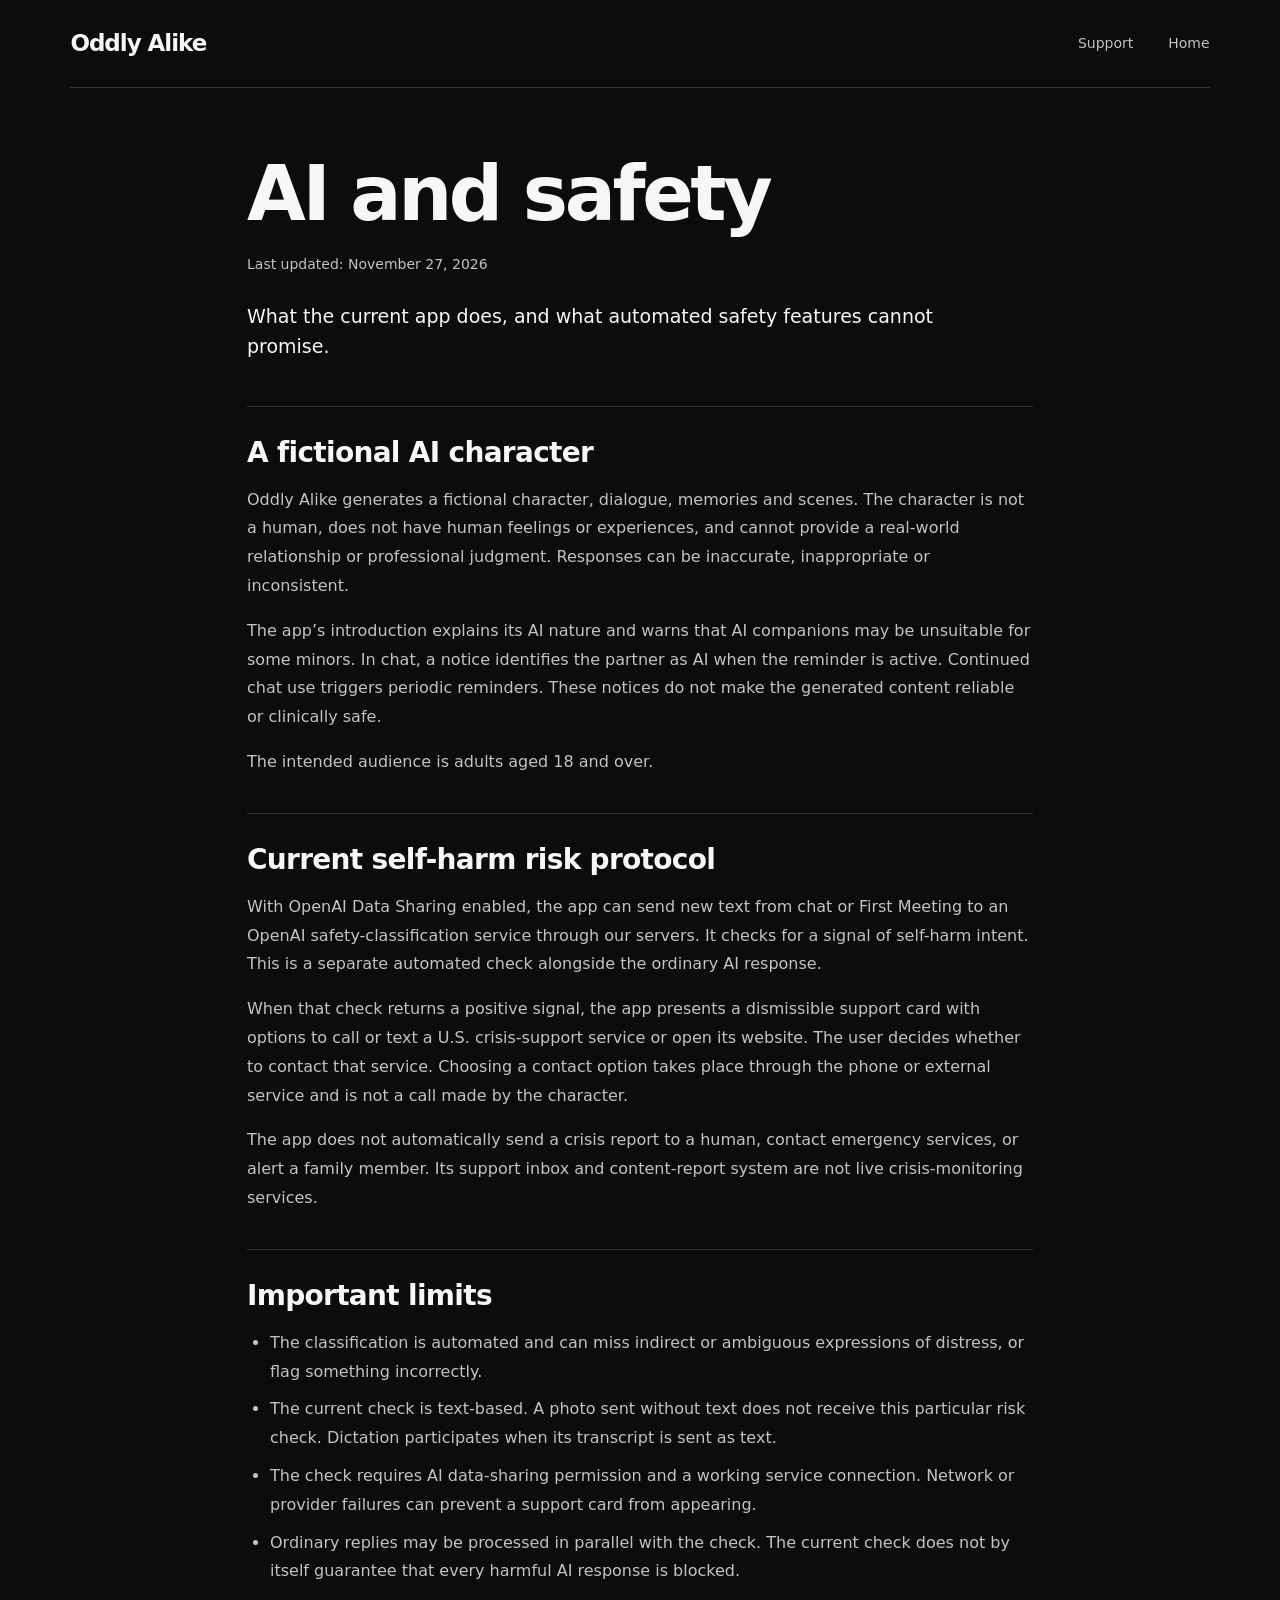
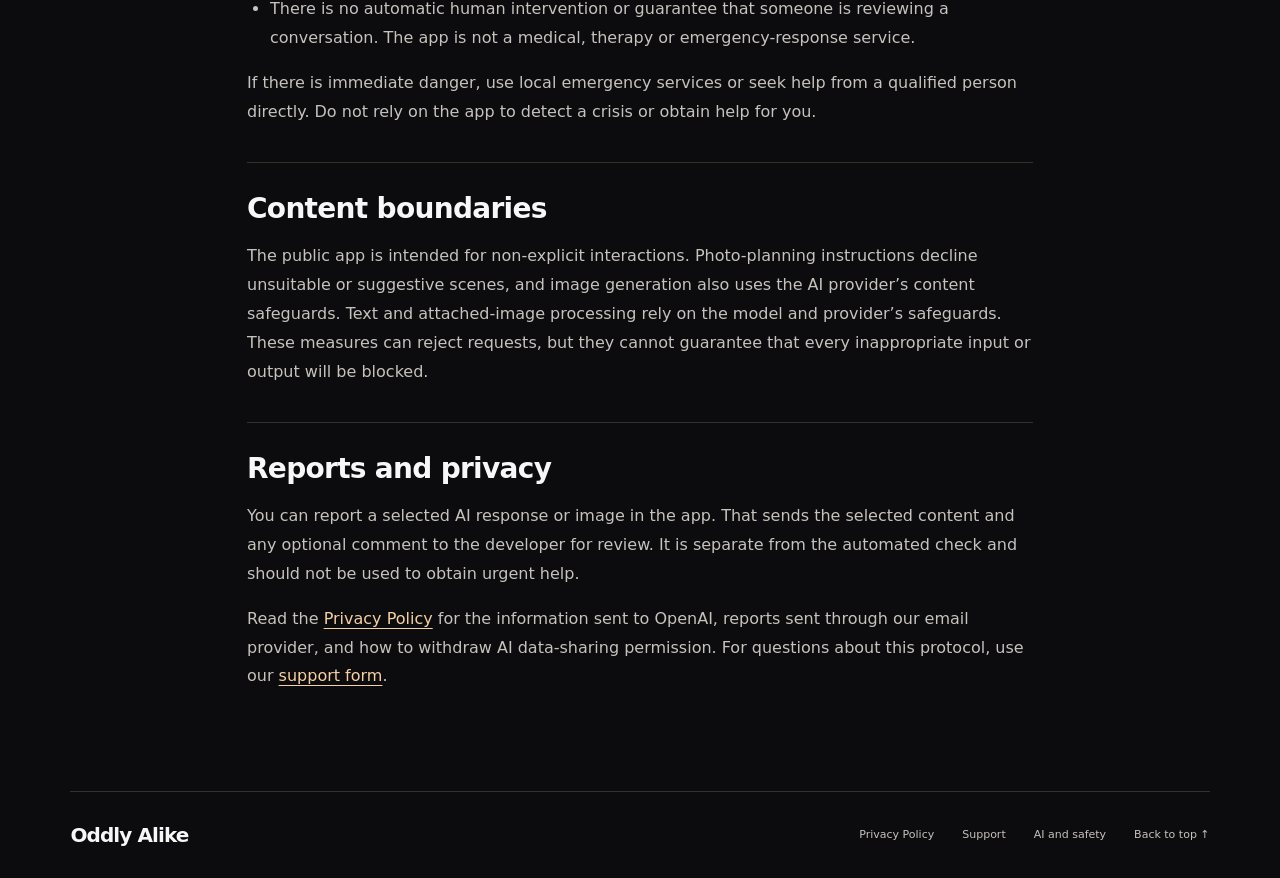
<file: safety/index.html>
<!doctype html>
<html lang="en"><head><meta charset="utf-8"><meta name="viewport" content="width=device-width, initial-scale=1"><meta name="theme-color" content="#0C0B0D"><meta name="description" content="Oddly Alike’s fictional AI characters, disclosures, current crisis-support protocol and the limits of automated safety features."><title>AI and safety — Oddly Alike</title><link rel="icon" href="../assets/brand/mark.svg" type="image/svg+xml"><link rel="stylesheet" href="../styles.css"><link rel="stylesheet" href="../theme.css"><link rel="stylesheet" href="../typography.css"><link rel="stylesheet" href="../legal.css"></head>
<body class="legal-page" id="top">
<a class="skip-link" href="#main">Skip to content</a>
<header class="site-header"><div class="wrap header-content"><a class="wordmark" href="../">Oddly Alike</a><nav class="site-nav" aria-label="Main navigation"><a href="../support/">Support</a><a href="../">Home</a></nav></div></header>
<main class="legal-shell support-shell" id="main" tabindex="-1">
  <div class="legal-title"><h1>AI and safety</h1><p class="updated">Last updated: <time datetime="2026-11-27">November 27, 2026</time></p><p class="intro">What the current app does, and what automated safety features cannot promise.</p></div>
  <div class="legal-copy">
    <section id="fictional-ai"><h2>A fictional AI character</h2><p>Oddly Alike generates a fictional character, dialogue, memories and scenes. The character is not a human, does not have human feelings or experiences, and cannot provide a real-world relationship or professional judgment. Responses can be inaccurate, inappropriate or inconsistent.</p><p>The app’s introduction explains its AI nature and warns that AI companions may be unsuitable for some minors. In chat, a notice identifies the partner as AI when the reminder is active. Continued chat use triggers periodic reminders. These notices do not make the generated content reliable or clinically safe.</p><p>The intended audience is adults aged 18 and over.</p></section>
    <section id="crisis-protocol"><h2>Current self-harm risk protocol</h2><p>With OpenAI Data Sharing enabled, the app can send new text from chat or First Meeting to an OpenAI safety-classification service through our servers. It checks for a signal of self-harm intent. This is a separate automated check alongside the ordinary AI response.</p><p>When that check returns a positive signal, the app presents a dismissible support card with options to call or text a U.S. crisis-support service or open its website. The user decides whether to contact that service. Choosing a contact option takes place through the phone or external service and is not a call made by the character.</p><p>The app does not automatically send a crisis report to a human, contact emergency services, or alert a family member. Its support inbox and content-report system are not live crisis-monitoring services.</p></section>
    <section id="limits"><h2>Important limits</h2><ul><li>The classification is automated and can miss indirect or ambiguous expressions of distress, or flag something incorrectly.</li><li>The current check is text-based. A photo sent without text does not receive this particular risk check. Dictation participates when its transcript is sent as text.</li><li>The check requires AI data-sharing permission and a working service connection. Network or provider failures can prevent a support card from appearing.</li><li>Ordinary replies may be processed in parallel with the check. The current check does not by itself guarantee that every harmful AI response is blocked.</li><li>There is no automatic human intervention or guarantee that someone is reviewing a conversation. The app is not a medical, therapy or emergency-response service.</li></ul><p>If there is immediate danger, use local emergency services or seek help from a qualified person directly. Do not rely on the app to detect a crisis or obtain help for you.</p></section>
    <section id="content-boundaries"><h2>Content boundaries</h2><p>The public app is intended for non-explicit interactions. Photo-planning instructions decline unsuitable or suggestive scenes, and image generation also uses the AI provider’s content safeguards. Text and attached-image processing rely on the model and provider’s safeguards. These measures can reject requests, but they cannot guarantee that every inappropriate input or output will be blocked.</p></section>
    <section id="reporting"><h2>Reports and privacy</h2><p>You can report a selected AI response or image in the app. That sends the selected content and any optional comment to the developer for review. It is separate from the automated check and should not be used to obtain urgent help.</p><p>Read the <a href="../privacy/">Privacy Policy</a> for the information sent to OpenAI, reports sent through our email provider, and how to withdraw AI data-sharing permission. For questions about this protocol, use our <a href="../support/?topic=privacy#contact">support form</a>.</p></section>
  </div>
</main>
<footer class="site-footer"><div class="wrap footer-content"><a class="wordmark" href="../">Oddly Alike</a><nav aria-label="Footer navigation"><a href="../privacy/">Privacy Policy</a><a href="../support/">Support</a><a href="../safety/" aria-current="page">AI and safety</a><a href="#top">Back to top ↑</a></nav></div></footer>
</body></html>
</file>
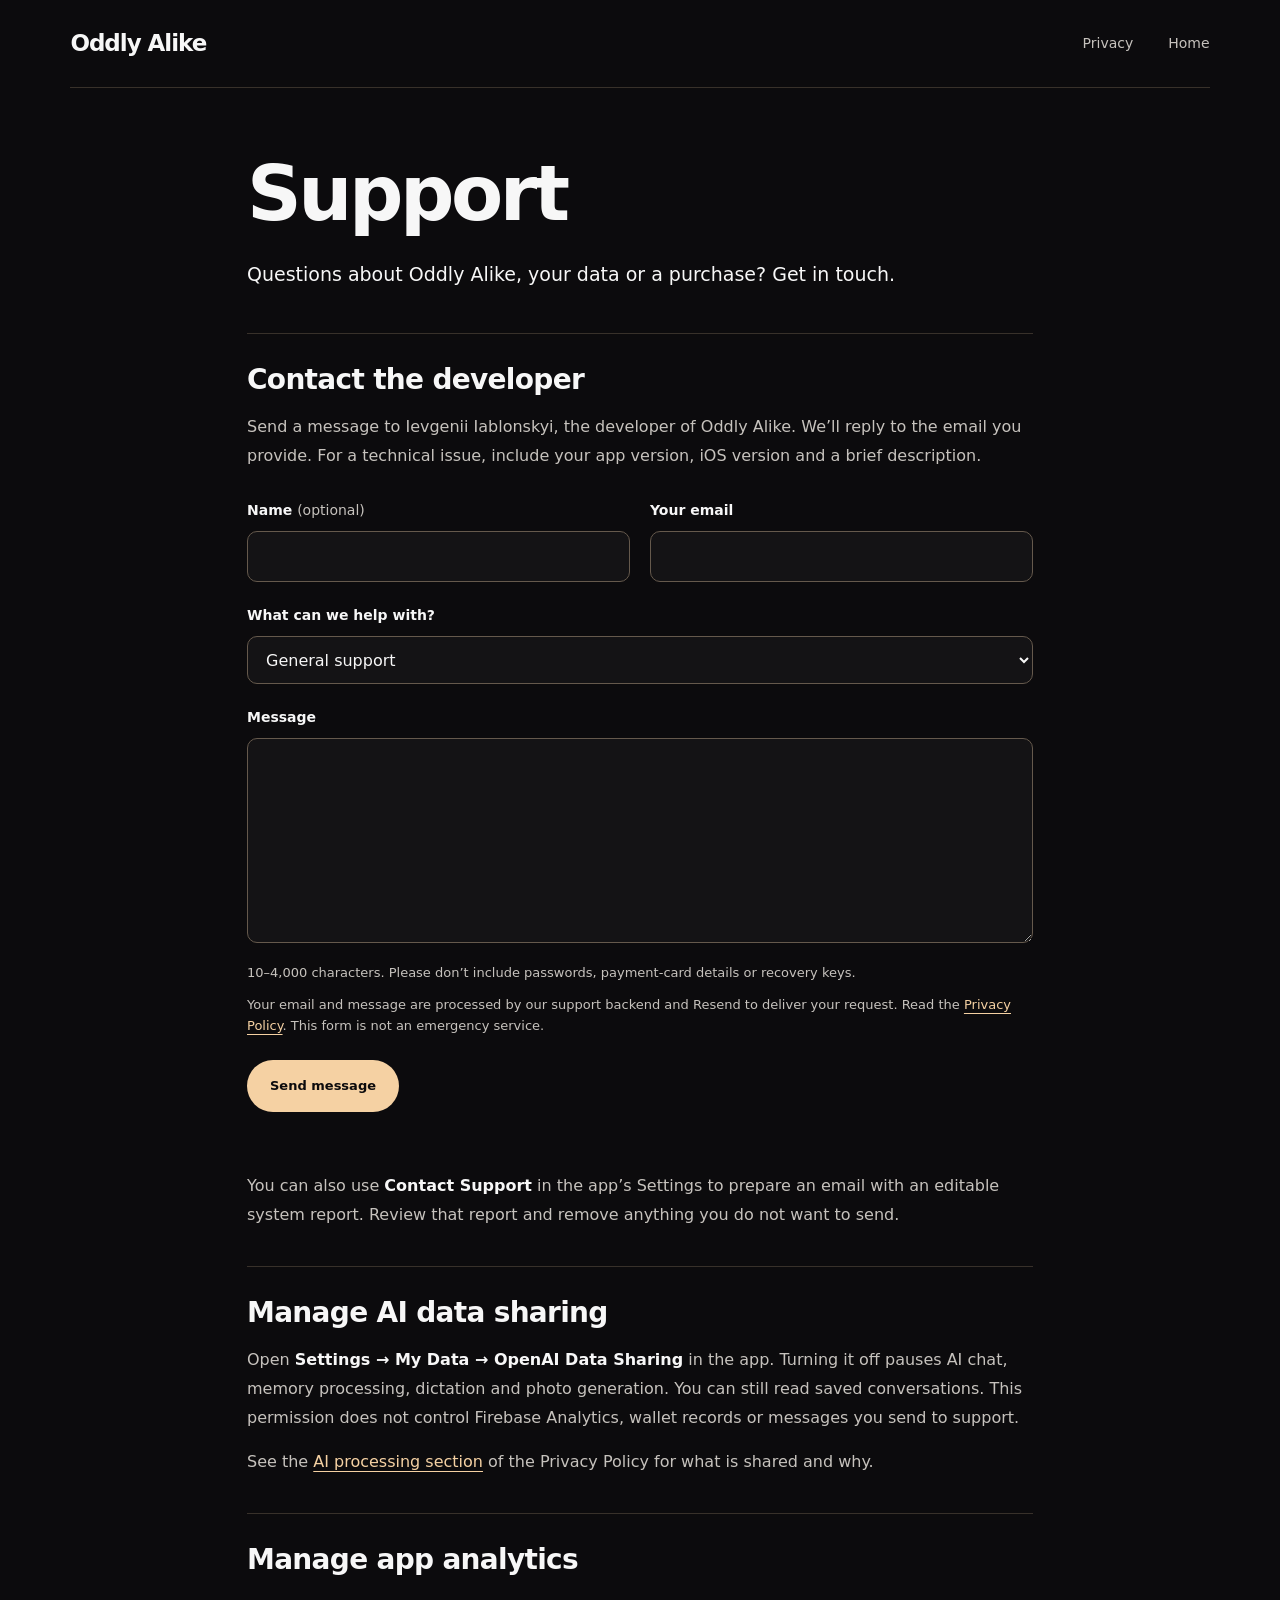
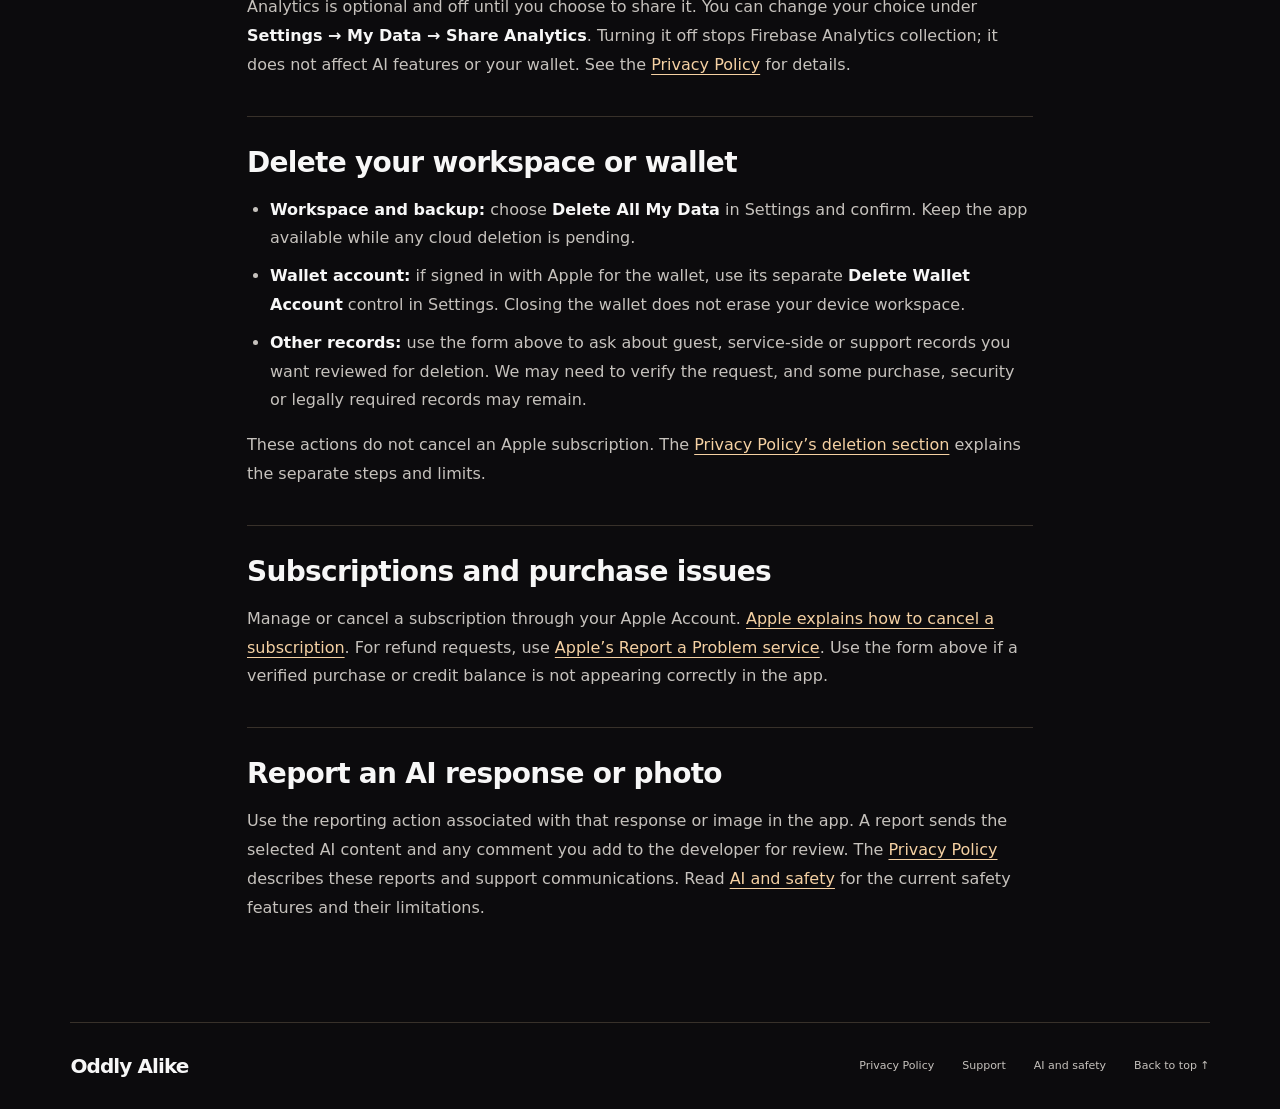
<file: support/index.html>
<!doctype html>
<html lang="en"><head><meta charset="utf-8"><meta name="viewport" content="width=device-width, initial-scale=1"><meta name="theme-color" content="#0C0B0D"><meta name="description" content="Contact Oddly Alike support and find instructions for AI permissions, data deletion, wallet accounts and subscriptions."><title>Support — Oddly Alike</title><link rel="icon" href="../assets/brand/mark.svg" type="image/svg+xml"><link rel="stylesheet" href="../styles.css"><link rel="stylesheet" href="../theme.css"><link rel="stylesheet" href="../typography.css"><link rel="stylesheet" href="../legal.css"></head>
<body class="legal-page" id="top">
<a class="skip-link" href="#main">Skip to content</a>
<header class="site-header"><div class="wrap header-content"><a class="wordmark" href="../">Oddly Alike</a><nav class="site-nav" aria-label="Main navigation"><a href="../privacy/">Privacy</a><a href="../">Home</a></nav></div></header>
<main class="legal-shell support-shell" id="main" tabindex="-1">
  <div class="legal-title"><h1>Support</h1><p class="intro">Questions about Oddly Alike, your data or a purchase? Get in touch.</p></div>
  <div class="legal-copy">
    <section id="contact"><h2>Contact the developer</h2><p>Send a message to Ievgenii Iablonskyi, the developer of Oddly Alike. We’ll reply to the email you provide. For a technical issue, include your app version, iOS version and a brief description.</p>
      <form class="support-form" method="post" action="/api/support" data-support-form data-endpoint="https://us-central1-her-companion-7m4q.cloudfunctions.net/herWebsiteSupport" aria-describedby="support-form-note">
        <div class="support-fields">
          <div class="support-field"><label for="support-name">Name <span>(optional)</span></label><input id="support-name" name="name" type="text" autocomplete="name" maxlength="80"></div>
          <div class="support-field"><label for="support-email">Your email</label><input id="support-email" name="email" type="email" autocomplete="email" maxlength="254" required></div>
          <div class="support-field support-wide"><label for="support-topic">What can we help with?</label><select id="support-topic" name="topic"><option value="support">General support</option><option value="privacy">Privacy request</option><option value="deletion">Data deletion request</option><option value="purchase">Purchase issue</option></select></div>
          <div class="support-field support-wide"><label for="support-message">Message</label><textarea id="support-message" name="message" rows="7" minlength="10" maxlength="4000" aria-describedby="support-message-note" required></textarea><p id="support-message-note" class="support-hint">10–4,000 characters. Please don’t include passwords, payment-card details or recovery keys.</p></div>
          <div class="support-trap" aria-hidden="true"><label for="support-company">Company</label><input id="support-company" name="company" type="text" tabindex="-1" autocomplete="off" maxlength="120"></div>
        </div>
        <input type="hidden" name="startedAt">
        <p id="support-form-note" class="support-hint">Your email and message are processed by our support backend and Resend to deliver your request. Read the <a href="../privacy/#information">Privacy Policy</a>. This form is not an emergency service.</p>
        <button class="button button-light" type="submit" disabled>Send message</button>
        <p class="support-status" data-support-status role="status" aria-live="polite" aria-atomic="true"></p>
      </form>
      <noscript><p>Enable JavaScript to use this form. You can also contact the developer using Contact Support in the app’s Settings.</p></noscript>
      <p>You can also use <strong>Contact Support</strong> in the app’s Settings to prepare an email with an editable system report. Review that report and remove anything you do not want to send.</p>
    </section>
    <section id="ai-permission"><h2>Manage AI data sharing</h2><p>Open <strong>Settings → My Data → OpenAI Data Sharing</strong> in the app. Turning it off pauses AI chat, memory processing, dictation and photo generation. You can still read saved conversations. This permission does not control Firebase Analytics, wallet records or messages you send to support.</p><p>See the <a href="../privacy/#ai">AI processing section</a> of the Privacy Policy for what is shared and why.</p></section>
    <section id="analytics"><h2>Manage app analytics</h2><p>Analytics is optional and off until you choose to share it. You can change your choice under <strong>Settings → My Data → Share Analytics</strong>. Turning it off stops Firebase Analytics collection; it does not affect AI features or your wallet. See the <a href="../privacy/#analytics">Privacy Policy</a> for details.</p></section>
    <section id="delete-data"><h2>Delete your workspace or wallet</h2><ul><li><strong>Workspace and backup:</strong> choose <strong>Delete All My Data</strong> in Settings and confirm. Keep the app available while any cloud deletion is pending.</li><li><strong>Wallet account:</strong> if signed in with Apple for the wallet, use its separate <strong>Delete Wallet Account</strong> control in Settings. Closing the wallet does not erase your device workspace.</li><li><strong>Other records:</strong> use the form above to ask about guest, service-side or support records you want reviewed for deletion. We may need to verify the request, and some purchase, security or legally required records may remain.</li></ul><p>These actions do not cancel an Apple subscription. The <a href="../privacy/#deletion">Privacy Policy’s deletion section</a> explains the separate steps and limits.</p></section>
    <section id="subscriptions"><h2>Subscriptions and purchase issues</h2><p>Manage or cancel a subscription through your Apple Account. <a href="https://support.apple.com/118428">Apple explains how to cancel a subscription</a>. For refund requests, use <a href="https://reportaproblem.apple.com/">Apple’s Report a Problem service</a>. Use the form above if a verified purchase or credit balance is not appearing correctly in the app.</p></section>
    <section id="reports"><h2>Report an AI response or photo</h2><p>Use the reporting action associated with that response or image in the app. A report sends the selected AI content and any comment you add to the developer for review. The <a href="../privacy/#information">Privacy Policy</a> describes these reports and support communications. Read <a href="../safety/">AI and safety</a> for the current safety features and their limitations.</p></section>
  </div>
</main>
<footer class="site-footer"><div class="wrap footer-content"><a class="wordmark" href="../">Oddly Alike</a><nav aria-label="Footer navigation"><a href="../privacy/">Privacy Policy</a><a href="../support/" aria-current="page">Support</a><a href="../safety/">AI and safety</a><a href="#top">Back to top ↑</a></nav></div></footer>
<script src="../support-form.js" defer></script>
</body></html>
</file>
<file: styles.css>
@font-face {
  font-family: "DM Sans";
  src: url("./assets/fonts/dm-sans-latin.woff2") format("woff2");
  font-style: normal;
  font-weight: 400 650;
  font-display: swap;
}
@font-face {
  font-family: "Instrument Serif";
  src: url("./assets/fonts/instrument-serif-latin.woff2") format("woff2");
  font-style: normal;
  font-weight: 400;
  font-display: swap;
}
@font-face {
  font-family: "Instrument Serif";
  src: url("./assets/fonts/instrument-serif-italic-latin.woff2") format("woff2");
  font-style: italic;
  font-weight: 400;
  font-display: swap;
}
:root {
  color-scheme: light;
  --paper: #faf6ef;
  --ink: #352724;
  --muted: #716059;
  --rose: #945b4f;
  --dark: #281e1c;
  --ivory: #f9ecda;
  --blush: #e8b29e;
  --on-dark: #d4bfb2;
  --line: #ded2c5;
  --gutter: clamp(24px, 5.5vw, 84px);
  --content: 1240px;
  --display: "Instrument Serif", Georgia, serif;
  --body: "DM Sans", -apple-system, BlinkMacSystemFont, sans-serif;
}
*, *::before, *::after { box-sizing: border-box; }
html { scroll-behavior: smooth; scroll-padding-top: 32px; }
body { margin: 0; background: var(--paper); color: var(--ink); font: 400 17px/1.7 var(--body); -webkit-font-smoothing: antialiased; }
::selection { background: #ddb29c; color: #281e1c; }
[hidden] { display: none !important; }
a { color: inherit; }
a:focus-visible, button:focus-visible, summary:focus-visible { outline: 2px solid var(--rose); outline-offset: 6px; }
button { font: inherit; }
img { display: block; max-width: 100%; }
h1, h2, p, figure { margin: 0; }
h1, h2 { font: 400 80px/.99 var(--display); letter-spacing: -.025em; }
h2 { font-size: clamp(52px, 5.9vw, 82px); text-wrap: balance; }
h2 em { color: var(--rose); }
em { font-weight: 400; }
strong { font-weight: 500; }
.wrap { width: min(var(--content), calc(100% - var(--gutter) * 2)); margin-inline: auto; }
.section-space { padding-block: clamp(88px, 9vw, 132px); }
.eyebrow { margin-bottom: 25px; color: var(--rose); font-size: 10px; font-weight: 600; line-height: 1.5; letter-spacing: .17em; text-transform: uppercase; }
.prose p + p { margin-top: 24px; }
figcaption { margin-top: 13px; color: var(--muted); font-size: 11px; line-height: 1.6; }
section[id]:focus, main:focus { outline: none; }
.skip-link:not(:focus) { position: absolute; width: 1px; height: 1px; overflow: hidden; clip-path: inset(50%); white-space: nowrap; }
.skip-link:focus { position: fixed; top: 12px; left: 12px; z-index: 20; padding: 10px 16px; background: var(--ivory); color: var(--dark); border-radius: 4px; }
.site-header { background: var(--dark); color: var(--ivory); }
.header-content { min-height: 88px; display: flex; align-items: center; justify-content: space-between; gap: 24px; border-bottom: 1px solid #f9ecda1f; }
.wordmark { display: inline-flex; align-items: center; gap: 12px; font-size: 23px; font-weight: 600; line-height: 1.1; letter-spacing: -.065em; text-decoration: none; white-space: nowrap; }
.site-nav { display: flex; align-items: center; gap: 35px; }
.site-nav a { color: var(--on-dark); font-size: 12px; font-weight: 500; text-decoration: none; transition: color .2s; }
.site-nav a:hover { color: var(--ivory); }
.site-header a:focus-visible, .site-footer a:focus-visible { outline-color: var(--blush); }
.opening { background: radial-gradient(ellipse at 76% 100%, #51352d50, transparent 60%), var(--dark); color: var(--ivory); }
.hero { display: grid; grid-template-columns: 1fr 1fr; gap: clamp(40px, 6.2vw, 90px); align-items: center; padding-block: clamp(48px, 5.7vw, 82px) clamp(64px, 7vw, 100px); }
.hero-copy { padding-bottom: 25px; min-width: 0; }
.hero .eyebrow { color: var(--blush); margin-bottom: 30px; }
.hero h1 { font-size: clamp(68px, 7.5vw, 108px); line-height: .98; letter-spacing: -.027em; }
.hero h1 em { color: var(--blush); }
.hero-description { max-width: 395px; margin-top: 29px; color: var(--on-dark); font-size: 17px; line-height: 1.7; }
.hero-action { margin-top: 32px; }
.button { display: inline-flex; justify-content: space-between; align-items: center; gap: 34px; min-height: 52px; padding: 13px 22px; border: 1px solid transparent; border-radius: 100px; font-size: 13px; font-weight: 600; line-height: 1.4; text-decoration: none; transition: background-color .2s, transform .2s; }
.button span { font-size: 18px; font-weight: 400; line-height: 1; }
.button-light { background: var(--ivory); color: var(--dark); }
.button-light:hover { background: #efd2bd; transform: translateY(-2px); }
.button-light:focus-visible { outline-color: var(--ivory); }
.availability { margin: 0 0 14px; color: var(--on-dark); font-size: 12px; letter-spacing: .04em; }
.hero-figure { min-width: 0; }
.hero-image { position: relative; isolation: isolate; overflow: hidden; aspect-ratio: .94; background: #715244; border-radius: 26px; }
.hero-image > img { width: 100%; height: 100%; object-fit: cover; object-position: 50% 50%; }
.hero-figure .imagery-note { color: var(--on-dark); font-size: 13px; line-height: 1.5; }
.moment-layout { display: grid; grid-template-columns: 1.04fr .96fr; grid-template-rows: 1fr auto 1fr; column-gap: clamp(55px, 8vw, 116px); row-gap: 23px; }
.moment-heading { grid-column: 2; grid-row: 1; align-self: end; }
.moment-visual { grid-column: 1; grid-row: 1 / span 3; }
.moment-body { grid-column: 2; grid-row: 2; }
.moment-dialogue { grid-column: 2; grid-row: 3; align-self: start; }
.moment-image { overflow: hidden; border-radius: 22px; aspect-ratio: .97; background: #b49b7e; }
.moment-image img { width: 100%; height: 100%; object-fit: cover; object-position: 47% center; }
.moment-body p { max-width: 370px; color: var(--muted); font-size: 20px; line-height: 1.6; }
.moment-body strong { color: var(--ink); }
.moment-dialogue { max-width: 400px; border-top: 1px solid var(--line); padding-top: 22px; }
.moment-dialogue p { display: grid; grid-template-columns: 40px 1fr; gap: 12px; font-size: 13px; line-height: 1.6; }
.moment-dialogue p + p { margin-top: 13px; }
.speaker { padding-top: 3px; color: var(--rose); font-size: 9px; font-weight: 600; text-transform: uppercase; letter-spacing: .1em; }
.meeting { position: relative; background: #eee4d9; }
.meeting-layout { display: grid; grid-template-columns: 1fr 1fr; gap: clamp(60px, 9vw, 130px); align-items: center; }
.meeting h2 { max-width: 490px; }
.meeting .eyebrow { margin-bottom: 24px; color: #8c5147; }
.meeting-mark { margin-top: 38px; filter: brightness(0); opacity: .7; width: 54px; height: auto; }
.meeting-copy { color: #65534a; font-size: 16px; line-height: 1.8; }
.meeting-input-note { display: flex; align-items: center; gap: 11px; margin-top: 28px; color: var(--muted); font-size: 16px; line-height: 1.6; }
.meeting-input-note svg { flex: 0 0 24px; color: var(--rose); }
.meeting-steps { display: grid; gap: 26px; margin: 0; padding: 28px; list-style: none; border: 1px solid var(--line); border-radius: 22px; background: var(--paper); }
.meeting-step { position: relative; display: grid; grid-template-columns: 36px minmax(0, 1fr); align-items: start; gap: 18px; }
.meeting-step:not(:last-child)::after { content: ""; position: absolute; left: 17px; top: 46px; bottom: -14px; width: 1px; background: var(--line); }
.meeting-step-number { display: grid; place-items: center; width: 36px; height: 36px; border: 1px solid var(--line); border-radius: 50%; color: var(--rose); font-size: 12px; font-weight: 600; font-variant-numeric: tabular-nums; }
.meeting-step h3 { margin: 4px 0 7px; color: var(--ink); font-size: 18px; font-weight: 600; line-height: 1.4; }
.meeting-step p { margin: 0; color: var(--muted); font-size: 16px; line-height: 1.65; }
.text-emphasis { color: var(--ink); border-bottom: 1px solid #ac7b6480; padding-bottom: 2px; }
.world { overflow: hidden; background: var(--dark); color: var(--ivory); }
.world .eyebrow { color: var(--blush); }
.world h2 { font-size: clamp(62px, 6.4vw, 88px); }
.world h2 em { color: var(--blush); }
.world-layout { display: grid; grid-template-columns: 1fr 1fr; align-items: center; column-gap: clamp(65px, 10vw, 145px); }
.world-story { max-width: 495px; margin-top: 33px; color: var(--on-dark); font-size: 16px; }
.world-figure { width: 100%; min-width: 0; }
.world-image { overflow: hidden; aspect-ratio: .91; border-radius: 22px; background: #5a5549; }
.world-image img { width: 100%; height: 100%; object-fit: cover; object-position: 48% center; }
.world-figure figcaption { color: var(--on-dark); font-size: 11px; }
.world-photo-note { display: grid; grid-template-columns: 1fr 1.3fr; column-gap: clamp(70px, 10vw, 145px); margin-top: 71px; padding-top: 30px; border-top: 1px solid #f9ecda24; }
.world-photo-note h3 { margin: 0; font: 600 clamp(24px, 2.35vw, 32px)/1.2 var(--display); letter-spacing: -.025em; }
.world-photo-note h3 span { display: block; color: var(--blush); }
.world-photo-note > p { max-width: 600px; color: var(--on-dark); font-size: 16px; line-height: 1.7; }
.memory { padding-block: clamp(94px, 10vw, 150px); }
.memory-layout { max-width: 760px; text-align: center; }
.memory .eyebrow { margin-bottom: 24px; }
.memory h2 { font-size: clamp(64px, 7.2vw, 100px); }
.memory-moment { max-width: 625px; margin: 30px auto 0; font: 400 clamp(24px, 2.6vw, 33px)/1.45 var(--display); color: var(--ink); }
.memory-rule { width: 45px; height: 1px; margin: 32px auto; background: #b99074; }
.memory-note { max-width: 525px; margin-inline: auto; color: var(--muted); font-size: 13px; line-height: 1.8; }
.questions { padding-top: 0; }
.questions-layout { display: grid; grid-template-columns: .85fr 1.15fr; column-gap: clamp(60px, 9vw, 130px); padding-top: 72px; border-top: 1px solid var(--line); }
.questions h2 { font-size: clamp(60px, 6.1vw, 86px); }
.question-list { border-top: 1px solid var(--line); }
.question-list details { border-bottom: 1px solid var(--line); }
.question-list summary { display: flex; align-items: center; justify-content: space-between; gap: 24px; padding-block: 23px; font-size: 15px; font-weight: 500; line-height: 1.55; list-style: none; cursor: pointer; }
.question-list summary::-webkit-details-marker { display: none; }
.question-icon { position: relative; flex: 0 0 14px; height: 14px; color: var(--rose); }
.question-icon::before, .question-icon::after { position: absolute; content: ""; background: currentColor; }
.question-icon::before { left: 1px; right: 1px; top: 6px; height: 1px; }
.question-icon::after { left: 6px; top: 1px; bottom: 1px; width: 1px; transition: transform .2s; }
.question-list details[open] .question-icon::after { transform: rotate(90deg); }
.answer { padding: 0 35px 25px 0; }
.answer p { color: var(--muted); font-size: 13px; line-height: 1.85; }
.invitation { background: var(--dark); color: var(--ivory); }
.invitation-layout { display: grid; grid-template-columns: .85fr 1.15fr; gap: clamp(65px, 9vw, 130px); align-items: center; }
.invitation-figure { width: min(100%, 400px); justify-self: center; }
.invitation-figure img { width: 100%; height: auto; aspect-ratio: .9; object-fit: cover; border-radius: 20px; }
.invitation-figure figcaption { color: var(--on-dark); font-size: 11px; }
.invitation .eyebrow { color: var(--blush); }
.invitation h2 { font-size: clamp(64px, 6.5vw, 90px); }
.invitation h2 em { color: var(--blush); }
.invitation-copy > p:not(.eyebrow, .availability) { margin-top: 26px; color: var(--on-dark); font-size: 16px; }
.invitation .availability { margin: 25px 0 0; }
.invitation .button { margin-top: 14px; }
.site-footer { background: var(--dark); color: var(--ivory); }
.footer-content { display: flex; justify-content: space-between; align-items: center; gap: 25px; padding-block: 32px; border-top: 1px solid #f9ecda26; }
.footer-content .wordmark { font-size: 20px; }
.footer-content > p { color: var(--on-dark); font-size: 11px; }
.footer-content nav { display: flex; flex-wrap: wrap; align-items: center; gap: 12px 28px; }
.footer-content nav a { color: var(--on-dark); font-size: 11px; text-decoration: none; }
.footer-content nav a:hover { color: var(--ivory); text-decoration: underline; text-underline-offset: 5px; }
@media (min-width: 1600px) {
  .hero { padding-block: 88px 110px; }
  .hero-image { aspect-ratio: .96; }
}
@media (max-width: 1000px) and (min-width: 761px) {
  .hero { gap: 40px; }
  .hero h1 { font-size: 7.8vw; }
  .moment-layout { column-gap: 45px; }
  .moment h2 { font-size: 6.1vw; }
  .moment-body p { font-size: 17px; }
  .moment-dialogue { padding-top: 16px; }
  .world-layout { gap: 60px; }
  .world-photo-note { gap: 65px; }
  .invitation-layout { gap: 55px; }
  .invitation h2 { font-size: 6.5vw; }
}
@media (max-width: 760px) {
  :root { --gutter: 26px; }
  body { font-size: 16px; }
  html { scroll-padding-top: 24px; }
  .header-content { min-height: 74px; gap: 16px; }
  .wordmark { font-size: 21px; }
  .site-nav { gap: 22px; }
  .site-nav a { display: inline-flex; align-items: center; min-height: 44px; padding-block: 12px; font-size: 12px; }
  .hero { grid-template-columns: 1fr; gap: 43px; padding-block: 48px 51px; }
  .hero-copy { padding: 0; }
  .hero h1 { font-size: clamp(72px, 12vw, 96px); }
  .hero .eyebrow { margin-bottom: 25px; }
  .hero-description { max-width: 415px; margin-top: 26px; font-size: 16px; }
  .button { font-size: 15px; }
  .availability { font-size: 13px; }
  .hero-action { margin-top: 26px; }
  .hero-image { aspect-ratio: 1.12; }
  h2 { font-size: clamp(58px, 9.5vw, 74px); }
  .eyebrow { font-size: 10px; margin-bottom: 20px; }
  .section-space { padding-block: 78px; }
  .moment-layout { grid-template-columns: 1fr; grid-template-rows: none; gap: 0; }
  .moment-heading, .moment-visual, .moment-body, .moment-dialogue { grid-column: auto; grid-row: auto; }
  .moment-heading { margin-bottom: 30px; }
  .moment-image { aspect-ratio: 1.13; border-radius: 18px; }
  .moment-visual figcaption { font-size: 12px; }
  .moment-body { margin-top: 24px; }
  .moment-body p { max-width: 480px; font-size: 19px; }
  .moment-dialogue { max-width: none; margin-top: 24px; padding-top: 20px; }
  .moment-dialogue p { font-size: 16px; }
  .speaker { font-size: 11px; }
  .meeting-layout { grid-template-columns: 1fr; gap: 32px; }
  .meeting h2 { max-width: 500px; }
  .meeting-mark { display: none; }
  .meeting-copy { max-width: 540px; font-size: 16px; }
  .meeting-input-note { margin-top: 22px; }
  .meeting-steps { gap: 24px; padding: 23px 20px; border-radius: 18px; }
  .meeting-step { gap: 14px; }
  .world h2 { font-size: clamp(66px, 11vw, 88px); }
  .world-layout { grid-template-columns: 1fr; gap: 34px; }
  .world-image { aspect-ratio: 1.08; border-radius: 18px; }
  .world-story { max-width: 540px; margin-top: 29px; font-size: 16px; }
  .world-photo-note { grid-template-columns: 1fr; gap: 16px; margin-top: 40px; padding-top: 26px; }
  .world-photo-note h3 { font-size: 26px; }
  .world-photo-note > p { max-width: 520px; }
  .memory { padding-block: 85px; }
  .memory h2 { font-size: clamp(63px, 11vw, 85px); }
  .memory-moment { max-width: 480px; margin-top: 25px; font-size: 26px; }
  .memory-rule { margin-block: 27px; }
  .memory-note { max-width: 475px; font-size: 16px; }
  .questions { padding-top: 0; }
  .questions-layout { grid-template-columns: 1fr; gap: 34px; padding-top: 62px; }
  .questions h2 { font-size: 65px; }
  .question-list summary { padding-block: 21px; font-size: 16px; gap: 20px; }
  .answer { padding-right: 25px; }
  .answer p { font-size: 16px; }
  .invitation-layout { grid-template-columns: 1fr; gap: 42px; }
  .invitation-copy { grid-row: 1; }
  .invitation h2 { font-size: clamp(60px, 10vw, 85px); }
  .invitation-copy > p:not(.eyebrow, .availability) { font-size: 16px; }
  .invitation-figure figcaption, .world-figure figcaption { font-size: 12px; }
  .invitation-figure { width: 100%; max-width: none; }
  .invitation-figure img { aspect-ratio: 1.2; object-position: center 43%; border-radius: 18px; }
  .footer-content { flex-wrap: wrap; padding-block: 28px; gap: 22px; }
  .footer-content .wordmark { font-size: 20px; }
  .footer-content > p { margin-left: auto; font-size: 12px; }
  .footer-content nav { width: 100%; justify-content: space-between; }
  .footer-content nav a { display: inline-flex; align-items: center; min-height: 44px; font-size: 13px; }
}
@media (max-width: 520px) {
  .header-content { flex-wrap: wrap; gap: 5px; padding-top: 20px; }
  .site-nav { width: 100%; justify-content: space-between; gap: 12px; }
  .hero h1 { font-size: clamp(66px, 16.4vw, 84px); }
  .hero-description { max-width: 335px; }
  .hero-image { aspect-ratio: 1.02; }
  .invitation h2 { font-size: 15vw; }
}
@media (max-width: 360px) {
  :root { --gutter: 21px; }
  .site-nav { gap: 16px; }
  .hero h1 { font-size: 16.4vw; }
  h2 { font-size: 53px; }
  .world h2 { font-size: 60px; }
  .memory h2 { font-size: 59px; }
  .questions h2 { font-size: 57px; }
  .moment-dialogue p { grid-template-columns: 34px 1fr; gap: 8px; }
  .footer-content > p { width: 100%; margin-left: 0; }
}
@media (prefers-reduced-motion: reduce) {
  html { scroll-behavior: auto; }
  *, *::before, *::after { transition: none !important; animation: none !important; }
  .button-light:hover { transform: none; }
}

/* Keep grid children flexible at narrow widths and large text sizes. */
.hero > *, .moment-layout > *, .meeting-layout > *, .world-layout > *, .questions-layout > *, .invitation-layout > * { min-width: 0; }
@media (min-width: 761px) and (max-height: 800px) {
  .header-content { min-height: 76px; }
  .hero { padding-block: 35px 60px; }
  .hero-copy { padding-bottom: 0; }
  .hero .eyebrow { margin-bottom: 21px; }
  .hero h1 { font-size: clamp(65px, 6.9vw, 96px); }
  .hero-description { margin-top: 22px; font-size: 16px; }
  .hero-action { margin-top: 22px; }
  .hero-image { aspect-ratio: 1.03; }
}

/* A stable inline signature: Soft Steps plays once, then rests as the brand mark. */
.brand-intro { position: relative; display: grid; place-items: center; height: 112px; margin-bottom: 18px; }
.brand-intro .motion-poster { width: 116px; height: auto; }
.brand-intro .motion-button { position: absolute; top: 0; bottom: 0; left: 50%; width: min(100%, 320px); transform: translateX(-50%); padding: 0; border: 0; border-radius: 16px; background: transparent; cursor: pointer; }
.brand-intro .motion-button canvas { display: block; width: 100%; height: 100%; }
.brand-intro .motion-button:hover { background: transparent; }
.brand-intro .motion-button:focus-visible { outline-color: var(--accent); }
.hero { padding-top: 28px; }
@media (max-width: 760px) {
  .brand-intro { height: 88px; margin-bottom: 14px; }
  .brand-intro .motion-poster { width: 92px; }
}
</file>
<file: theme.css>
:root {--base:#0C0B0D; --panel:#141315; --text:#F7F7F7; --secondary:#C6C2BD; --accent:#F5D1A3; --button:#F5D1A3; --line:#38312A; --glow:#3C332650;}
/* Selected Soft Amber palette. Layout and copy are defined in styles.css and index.html. */
:root { color-scheme:dark; --paper:var(--base); --ink:var(--text); --muted:var(--secondary); --rose:var(--accent); --dark:var(--base); --ivory:var(--text); --blush:var(--accent); --on-dark:var(--secondary); }
body { background:var(--base); color:var(--text); }
.site-header,.site-footer,.world,.invitation { background:var(--base); color:var(--text); }
.opening { background:radial-gradient(ellipse at 76% 100%,var(--glow),transparent 60%),var(--base); }
.meeting { background:var(--panel); }
.meeting-copy { color:var(--secondary); }
.meeting .eyebrow { color:var(--accent); }
.meeting-mark { filter:none; opacity:1; }
.text-emphasis { color:var(--text); border-color:var(--accent); }
.header-content,.footer-content,.world-photo-note { border-color:var(--line); }
.motion-button:hover { background:#ffffff0d; }
.button-light { background:var(--button); color:var(--base); }
.button-light:hover { background:color-mix(in srgb,var(--button) 90%,white); }
.memory-rule { background:var(--accent); }
::selection { background:var(--accent); color:var(--base); }
.hero-image,.moment-image,.world-image { background:var(--panel); }
</file>
<file: typography.css>
/* Selected SF Pro Rounded typography. Uses local fonts with system fallbacks. */
@font-face{font-family:OddlyRounded;src:local("SFProRounded-Semibold"),local("SF Pro Rounded Semibold");font-weight:600;font-style:normal}
@font-face{font-family:OddlyText;src:local("SFProText-Regular"),local("SF Pro Text Regular");font-weight:400;font-style:normal}
@font-face{font-family:OddlyText;src:local("SFProText-Semibold"),local("SF Pro Text Semibold");font-weight:600;font-style:normal}
:root{--type-display:OddlyRounded,ui-rounded,system-ui,sans-serif;--type-body:OddlyText,-apple-system,system-ui,sans-serif;--type-weight:600;--type-size:6.3vw;--type-tracking:-.045em;}
:root{--display:var(--type-display);--body:var(--type-body)}
body{font-family:var(--body);font-size:17px;line-height:1.7}
h1,h2{font-family:var(--display);font-weight:var(--type-weight);font-style:normal;letter-spacing:var(--type-tracking);line-height:1.06}
h1 em,h2 em{font-style:normal;font-weight:inherit}
.hero h1{font-size:clamp(56px,var(--type-size),90px);line-height:1.04;letter-spacing:var(--type-tracking)}
h2,.world h2,.memory h2,.questions h2,.invitation h2{font-size:clamp(40px,4.1vw,60px);line-height:1.09;letter-spacing:-.035em}
.wordmark{font-family:var(--display);font-weight:var(--type-weight);letter-spacing:-.045em}
.memory-moment{font-family:var(--display);font-weight:var(--type-weight);font-size:clamp(24px,2.2vw,30px);line-height:1.4;letter-spacing:-.025em}
.eyebrow{font-family:var(--body);font-weight:600;letter-spacing:.15em}
.button,.question-list summary{font-weight:600}
@media(max-width:1000px) and (min-width:761px){.hero h1{font-size:6.3vw}.moment h2,.invitation h2{font-size:4.1vw}}
@media(max-width:760px){body{font-size:16px}.hero h1{font-size:clamp(44px,13.8vw,72px)}h2,.world h2,.memory h2,.questions h2,.invitation h2{font-size:clamp(40px,8vw,54px)}.memory-moment{font-size:25px}}
@media(max-width:360px){.hero h1{font-size:13.8vw}}
@media(min-width:761px) and (max-height:800px){.hero h1{font-size:clamp(56px,6vw,84px)}}
</file>
<file: legal.css>
/* Shared reading layout and support form styling. */
.legal-page .header-content { min-height: 88px; }
.legal-page .site-nav a { min-height: 44px; display: inline-flex; align-items: center; font-size: 14px; }
.legal-shell { max-width: 1120px; margin-inline: auto; padding: 65px 32px 100px; }
.legal-title { max-width: 820px; margin-bottom: 44px; }
.legal-title h1 { font-size: clamp(44px, 6vw, 76px); line-height: 1.08; letter-spacing: -.045em; }
.legal-title .updated { margin-top: 18px; color: var(--secondary); font-size: 14px; }
.legal-title .intro { margin-top: 24px; font-size: 19px; max-width: 760px; line-height: 1.6; }
.legal-layout { display: grid; grid-template-columns: 210px minmax(0, 1fr); gap: 56px; align-items: start; }
.legal-toc { position: sticky; top: 28px; border-top: 1px solid var(--line); padding-top: 14px; }
.legal-toc p { font-size: 13px; font-weight: 600; margin-bottom: 8px; }
.legal-toc ol { list-style: none; margin: 0; padding: 0; }
.legal-toc a { display: inline-block; padding-block: 5px; color: var(--secondary); font-size: 13px; line-height: 1.4; text-decoration: none; }
.legal-toc a:hover { color: var(--accent); }
.legal-copy { min-width: 0; }
.legal-copy section { border-top: 1px solid var(--line); padding-top: 28px; margin-top: 36px; scroll-margin-top: 24px; }
.legal-copy section:first-child { margin-top: 0; }
.legal-copy h2 { font-size: 28px; line-height: 1.25; letter-spacing: -.025em; text-wrap: initial; }
.legal-copy h3 { font-size: 18px; font-weight: 600; margin: 24px 0 10px; line-height: 1.5; }
.legal-copy p, .legal-copy ul, .legal-copy ol { margin: 16px 0 0; }
.legal-copy li + li { margin-top: 9px; }
.legal-copy ul, .legal-copy ol { padding-left: 23px; }
.legal-copy p, .legal-copy li { color: var(--secondary); font-size: 16px; line-height: 1.8; }
.legal-copy strong { color: var(--text); font-weight: 600; }
.legal-copy a { color: var(--accent); text-underline-offset: 4px; overflow-wrap: anywhere; }
.legal-copy .summary { background: var(--panel); border: 1px solid var(--line); border-radius: 16px; padding: 22px 24px; }
.legal-copy .summary p:first-child { margin-top: 0; }
.legal-copy .contact-card { margin-top: 18px; padding: 20px 24px; border: 1px solid var(--line); border-radius: 14px; }
.support-shell { max-width: 850px; }
.support-form { margin-top: 28px; }
.support-fields { position: relative; display: grid; grid-template-columns: 1fr 1fr; gap: 22px 20px; }
.support-field { min-width: 0; }
.support-wide { grid-column: 1 / -1; }
.support-field label { display: block; margin-bottom: 8px; font-size: 14px; font-weight: 600; }
.support-field label span { color: var(--secondary); font-weight: 400; }
.support-field input, .support-field select, .support-field textarea { box-sizing: border-box; width: 100%; min-height: 48px; border: 1px solid #65594c; border-radius: 10px; background: var(--panel); color: var(--text); padding: 12px 14px; font: 400 16px/1.6 var(--body); }
.support-field textarea { resize: vertical; }
.support-field input:focus-visible, .support-field select:focus-visible, .support-field textarea:focus-visible { outline: 2px solid var(--accent); outline-offset: 3px; }
.legal-copy .support-hint { margin-top: 10px; font-size: 13px; line-height: 1.65; }
.support-form > .button { margin-top: 24px; cursor: pointer; }
.support-form > .button:disabled { opacity: .6; cursor: progress; }
.legal-copy .support-status { min-height: 28px; font-size: 15px; }
.support-status[data-state="error"] { color: #ffb4a7; }
.support-status[data-state="success"] { color: var(--accent); }
.support-trap { position: absolute; width: 1px; height: 1px; overflow: hidden; clip-path: inset(50%); }
.legal-page .footer-content { flex-wrap: wrap; }
.legal-page .footer-content nav { flex-wrap: wrap; }
@media (max-width: 760px) {
  .legal-page .header-content { flex-wrap: nowrap; padding-block: 8px; min-height: 76px; }
  .legal-page .site-nav { width: auto; gap: 18px; }
  .legal-page .site-nav a { font-size: 13px; }
  .legal-shell { padding: 42px 24px 72px; }
  .legal-title { margin-bottom: 30px; }
  .legal-title .intro { font-size: 17px; }
  .legal-layout { grid-template-columns: 1fr; gap: 28px; }
  .legal-toc { position: static; }
  .legal-toc ol { display: grid; grid-template-columns: 1fr 1fr; gap: 0 18px; }
  .legal-toc a { min-height: 44px; display: flex; align-items: center; font-size: 13px; }
  .legal-copy h2 { font-size: 26px; }
  .legal-copy .summary { padding: 19px; }
  .legal-copy .contact-card { padding: 18px; }
  .support-fields { grid-template-columns: 1fr; }
}
@media (max-width: 360px) {
  .legal-shell { padding-inline: 21px; }
  .legal-page .wordmark { font-size: 20px; }
  .legal-page .site-nav { gap: 12px; }
  .legal-toc ol { grid-template-columns: 1fr; }
}
@media print {
  .legal-page { background: white; color: black; }
  .legal-page .site-header, .legal-page .site-footer, .legal-toc, .skip-link { display: none; }
  .legal-shell { max-width: none; padding: 0; }
  .legal-layout { display: block; }
  .legal-copy p, .legal-copy li, .legal-title .updated { color: #222; }
  .legal-copy strong, .legal-copy a { color: black; }
  .legal-copy .summary, .legal-copy .contact-card { background: white; border-color: #aaa; }
  .legal-copy section { break-inside: avoid; border-color: #aaa; }
}
</file>
